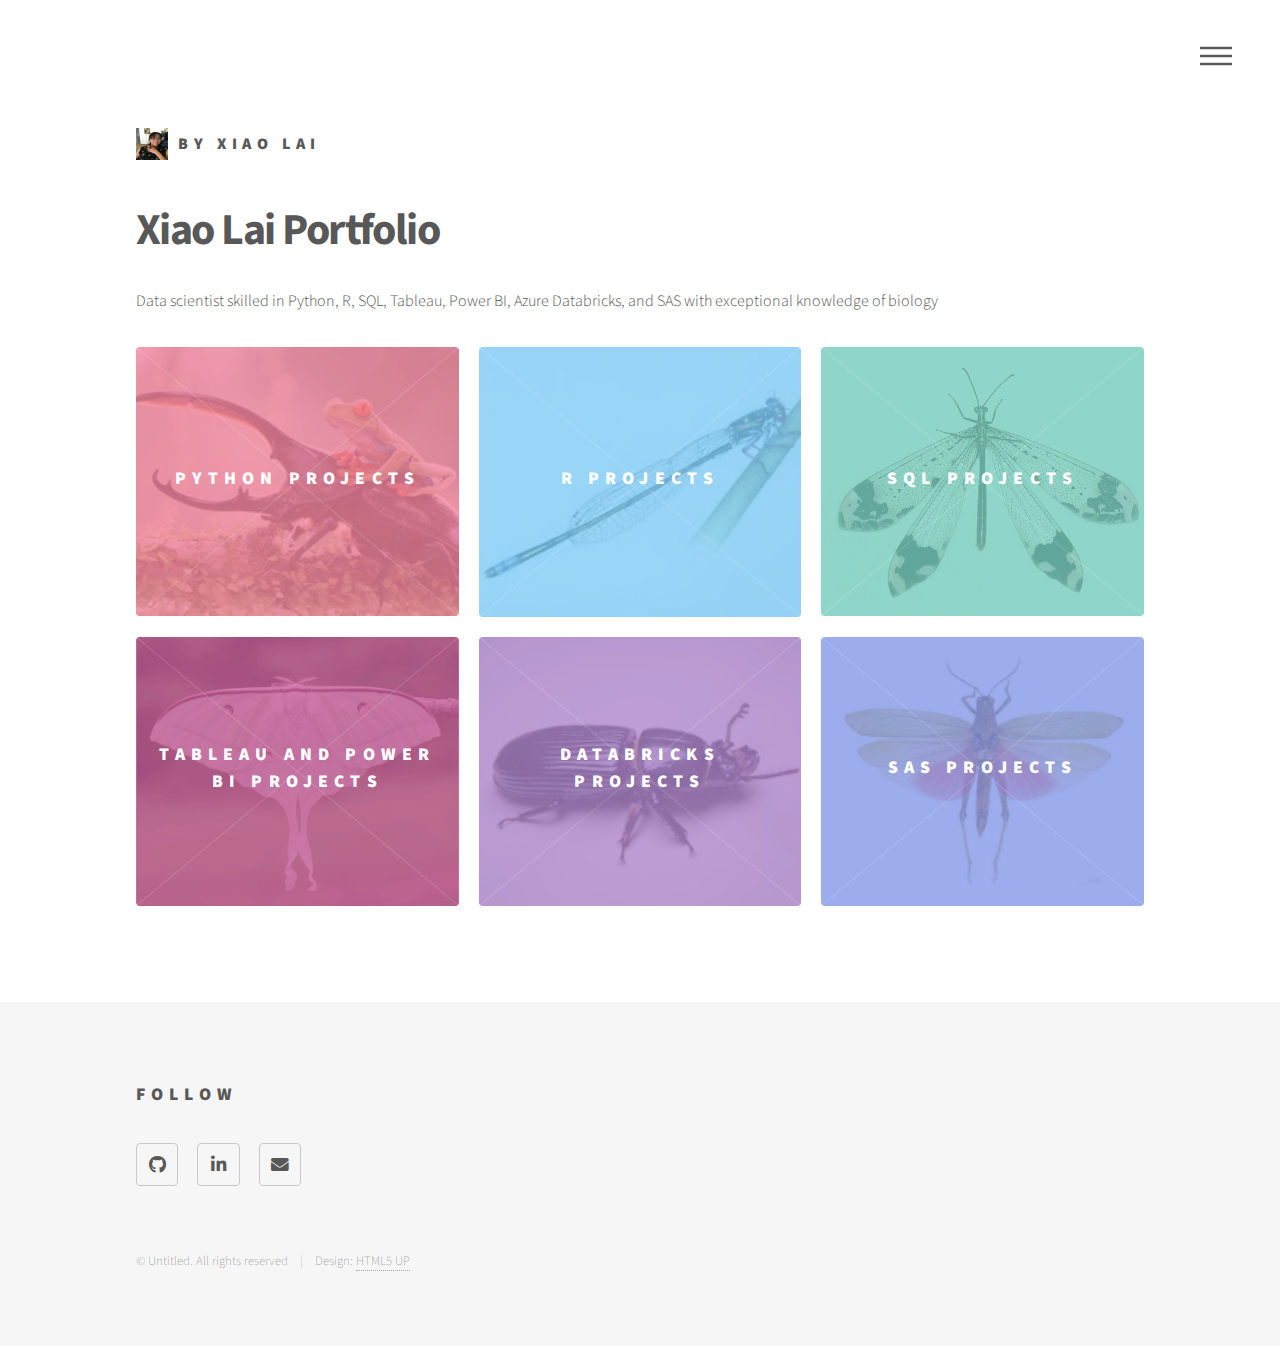
<file: index.html>
<!DOCTYPE HTML>
<!--
	Phantom by HTML5 UP
	html5up.net | @ajlkn
	Free for personal and commercial use under the CCA 3.0 license (html5up.net/license)
-->
<html>
	<head>
		<title>Xiao Lai Portfolio</title>
		<meta charset="utf-8" />
		<meta name="viewport" content="width=device-width, initial-scale=1, user-scalable=no" />
		<link rel="stylesheet" href="assets/css/main.css" />
		<noscript><link rel="stylesheet" href="assets/css/noscript.css" /></noscript>
	</head>
	<body class="is-preload">
		<!-- Wrapper -->
			<div id="wrapper">

				<!-- Header -->
					<header id="header">
						<div class="inner">

							<!-- Logo -->
								<a href="index.html" class="logo">
									<span class="symbol"><img src="images/me.jpeg" alt="" /></span><span class="title">By Xiao Lai</span>
								</a>

							<!-- Nav -->
								<nav>
									<ul>
										<li><a href="#menu">Menu</a></li>
									</ul>
								</nav>

						</div>
					</header>

				<!-- Menu -->
					<nav id="menu">
						<h2>Menu</h2>
						<ul>
							<li><a href="index.html">Home</a></li>
							<li><a href="Python.html">Python Projects</a></li>
							<li><a href="R.html">R Projects</a></li>
							<li><a href="SQL.html">SQL Projects</a></li>
							<li><a href="TableauPowerBI.html">Tableau and Power BI Projects</a></li>
							<li><a href="Databricks.html">Databricks Projects</a></li>
							<li><a href="SAS.html">SAS Projects</a></li>
						</ul>
					</nav>

				<!-- Main -->
					<div id="main">
						<div class="inner">
							<header>
								<h1>Xiao Lai Portfolio</a></h1>
								<p>Data scientist skilled in Python, R, SQL, Tableau, Power BI, Azure Databricks, and SAS with exceptional knowledge of biology</p>
							</header>
							<section class="tiles">
								<article class="style1">
									<span class="image">
										<img src="images/beetle2.jpg" alt="" />
									</span>
									<a href="Python.html">
										<h2>Python Projects</h2>
										<div class="content">
											<p></p>
										</div>
									</a>
								</article>
								<article class="style2">
									<span class="image">
										<img src="images/damselfly.jpg" alt="" />
									</span>
									<a href="R.html">
										<h2>R Projects</h2>
										<div class="content">
											<p></p>
										</div>
									</a>
								</article>
								<article class="style3">
									<span class="image">
										<img src="images/neuroptera.jpeg" alt="" />
									</span>
									<a href="SQL.html">
										<h2>SQL Projects</h2>
										<div class="content">
											<p></p>
										</div>
									</a>
								</article>
								<article class="style4">
									<span class="image">
										<img src="images/lunamoth.jpg" alt="" />
									</span>
									<a href="TableauPowerBI.html">
										<h2>Tableau and Power BI Projects</h2>
										<div class="content">
											<p></p>
										</div>
									</a>
								</article>
								<article class="style5">
									<span class="image">
										<img src="images/beetle1.jpg" alt="" />
									</span>
									<a href="Databricks.html">
										<h2>Databricks Projects</h2>
										<div class="content">
											<p></p>
										</div>
									</a>
								</article>
								<article class="style6">
									<span class="image">
										<img src="images/grasshopper.jpg" alt="" />
									</span>
									<a href="SAS.html">
										<h2>SAS Projects</h2>
										<div class="content">
											<p></p>
										</div>
									</a>
								</article>
					
							</section>
						</div>
					</div>

				<!-- Footer -->
					<footer id="footer">
						<div class="inner">
							<section>
								<h2>Follow</h2>
								<ul class="icons">
									<li><a href="https://github.com/xiaolai1016" class="icon brands style2 fa-github"><span class="label">GitHub</span></a></li>
									<li><a href="https://www.linkedin.com/in/xiaolai-datascience/" class="icon brands style2 fa-linkedin-in"><span class="label">LinkedIn</span></a></li>
									<li><a href="mailto:xiao.lai@outlook.com" class="icon solid style2 fa-envelope"><span class="label">Email</span></a></li>
								</ul>
							</section>
							<ul class="copyright">
								<li>&copy; Untitled. All rights reserved</li><li>Design: <a href="http://html5up.net">HTML5 UP</a></li>
							</ul>
						</div>
					</footer>

			</div>

		<!-- Scripts -->
			<script src="assets/js/jquery.min.js"></script>
			<script src="assets/js/browser.min.js"></script>
			<script src="assets/js/breakpoints.min.js"></script>
			<script src="assets/js/util.js"></script>
			<script src="assets/js/main.js"></script>

	</body>
</html>
</file>
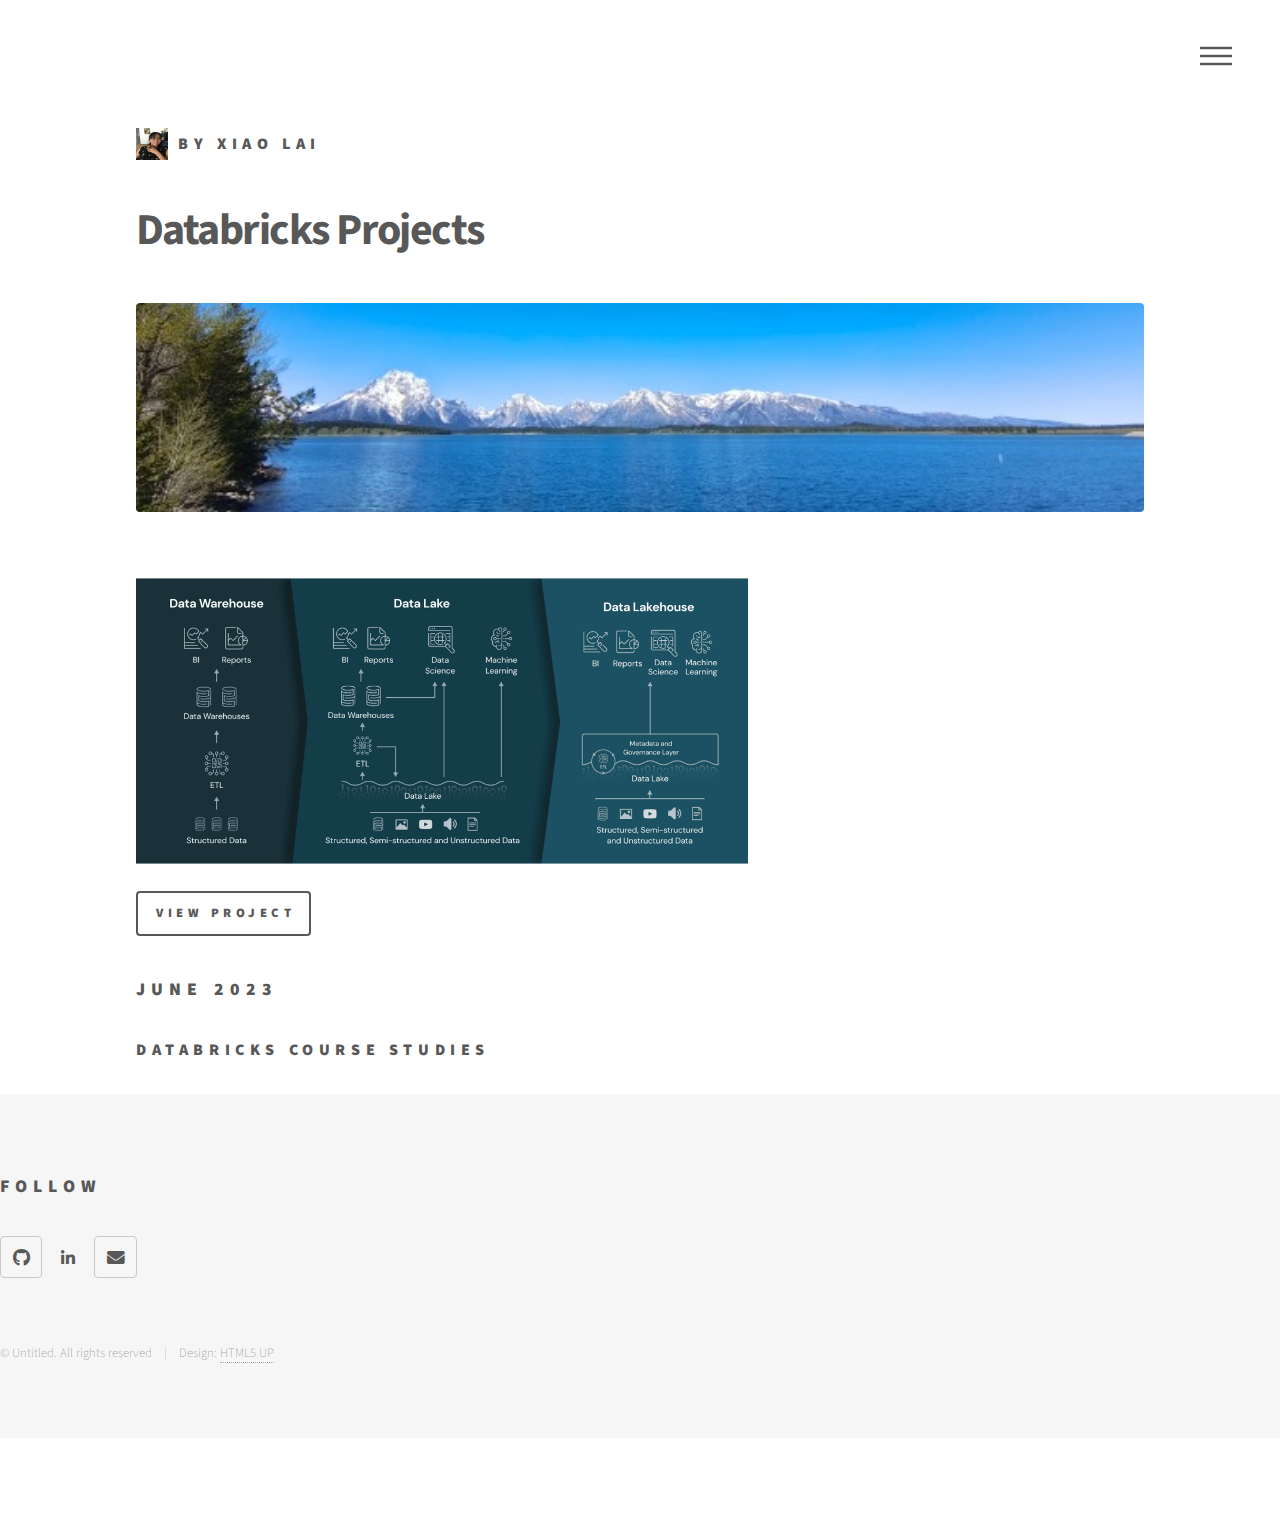
<file: Databricks.html>
<!DOCTYPE HTML>
<!--
	Phantom by HTML5 UP
	html5up.net | @ajlkn
	Free for personal and commercial use under the CCA 3.0 license (html5up.net/license)
-->
<html>
	<head>
		<title>Databricks</title>
		<meta charset="utf-8" />
		<meta name="viewport" content="width=device-width, initial-scale=1, user-scalable=no" />
		<link rel="stylesheet" href="assets/css/main.css" />
		<noscript><link rel="stylesheet" href="assets/css/noscript.css" /></noscript>
	</head>
	<body class="is-preload">
		<!-- Wrapper -->
			<div id="wrapper">

				<!-- Header -->
					<header id="header">
						<div class="inner">

							<!-- Logo -->
								<a href="index.html" class="logo">
									<span class="symbol"><img src="images/me.jpeg" alt="" /></span><span class="title">By Xiao Lai</span>
								</a>

							<!-- Nav -->
								<nav>
									<ul>
										<li><a href="#menu">Menu</a></li>
									</ul>
								</nav>

						</div>
					</header>

				<!-- Menu -->
					<nav id="menu">
						<h2>Menu</h2>
						<ul>
							<li><a href="index.html">Home</a></li>
							<li><a href="Python.html">Python Projects</a></li>
							<li><a href="R.html">R Projects</a></li>
							<li><a href="SQL.html">SQL Projects</a></li>
							<li><a href="TableauPowerBI.html">Tableau and Power BI Projects</a></li>
							<li><a href="Databricks.html">Databricks Projects</a></li>
							<li><a href="SAS.html">SAS Projects</a></li>
						</ul>
					</nav>

				<!-- Main -->
					<div id="main">
						<div class="inner">
							<h1>Databricks Projects</h1>
							<span class="image main"><img src="images/lake.jpg" alt="" /></span>
							
						<!-- Two -->
							<section id="two" class="spotlights">
								<section>
									<a href="https://github.com/xiaolai1016/DataBricksCourse" class="image">
										<img src="images/databricks.png" alt="" />
									</a>
									<ul class="actions">
										<li><a href="https://github.com/xiaolai1016/DataBricksCourse" class="button">View Project</a></li>
									</ul>
									<div class="content">
										<div class="inner">
											<header class="major">
												<h2>June 2023</h2>
											</header>
											<h3>DataBricks Course Studies</h3>
											<p></p>
										</div>
									</div>
								</section>
					
							</section>

					</div>
				<!-- Footer -->
					<footer id="footer">
						<div class="inner">
							<section>
								<h2>Follow</h2>
								<ul class="icons">
									<li><a href="https://github.com/xiaolai1016" class="icon brands style2 fa-github"><span class="label">GitHub</span></a></li>
									<li><a href="https://www.linkedin.com/in/xiaolai-datascience/" class="icon brands alt fa-linkedin-in"><span class="label">LinkedIn</span></a></li>
									<li><a href="mailto:xiao.lai@outlook.com" class="icon solid style2 fa-envelope"><span class="label">Email</span></a></li>
								</ul>
							</section>
							<ul class="copyright">
								<li>&copy; Untitled. All rights reserved</li><li>Design: <a href="http://html5up.net">HTML5 UP</a></li>
							</ul>
						</div>
					</footer>

			</div>

		<!-- Scripts -->
			<script src="assets/js/jquery.min.js"></script>
			<script src="assets/js/browser.min.js"></script>
			<script src="assets/js/breakpoints.min.js"></script>
			<script src="assets/js/util.js"></script>
			<script src="assets/js/main.js"></script>
</file>
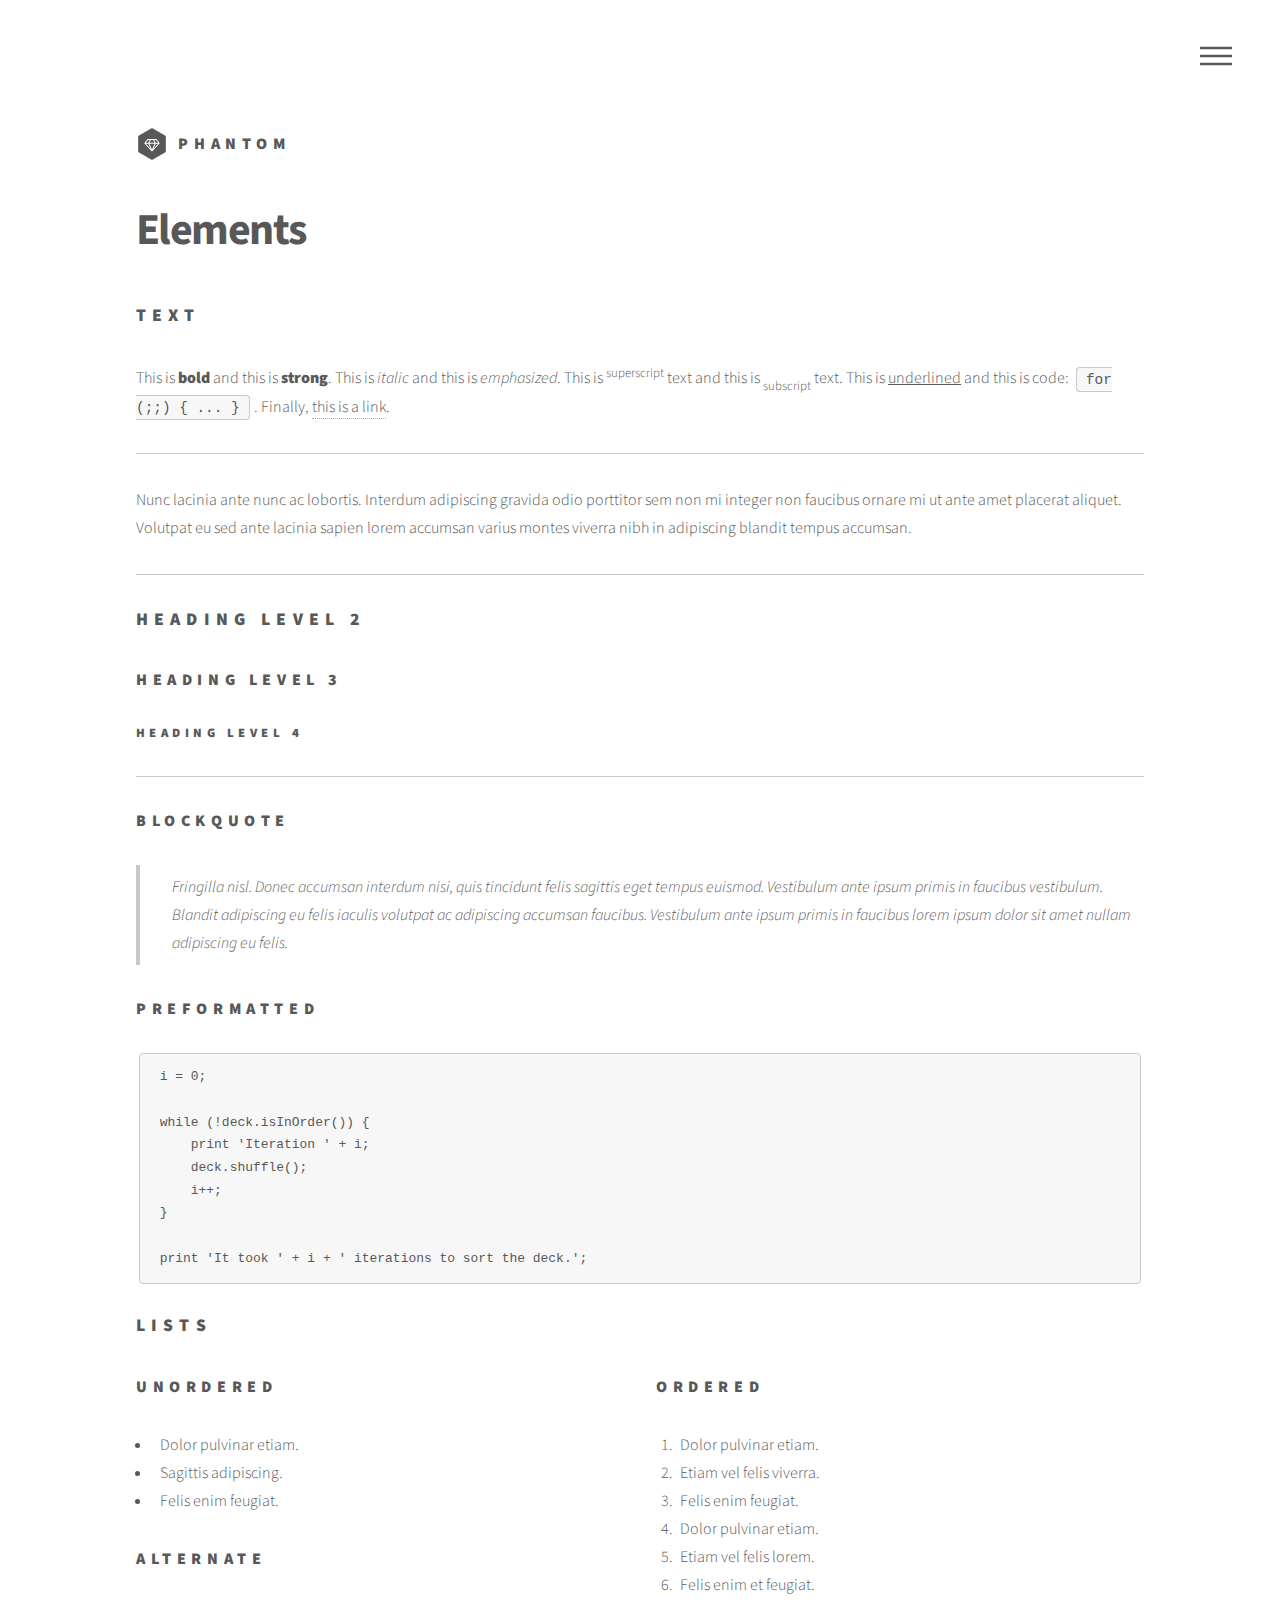
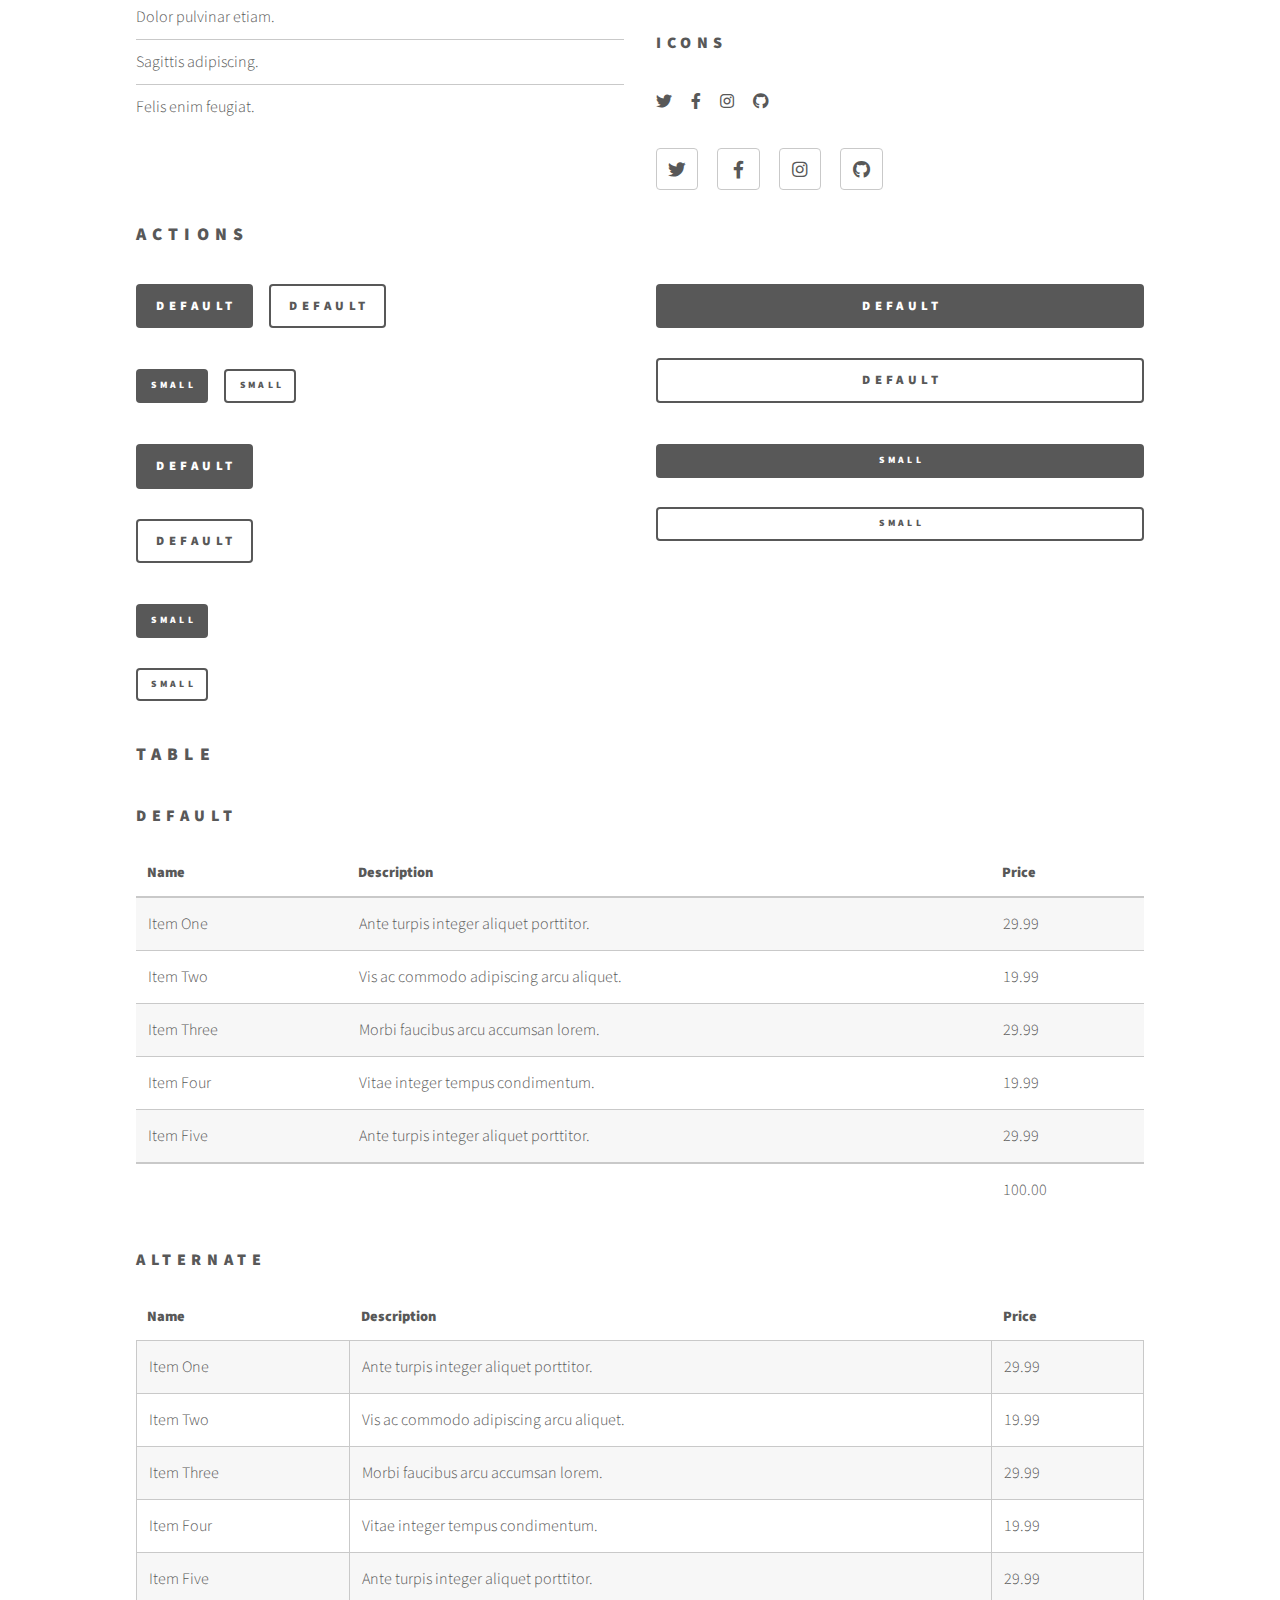
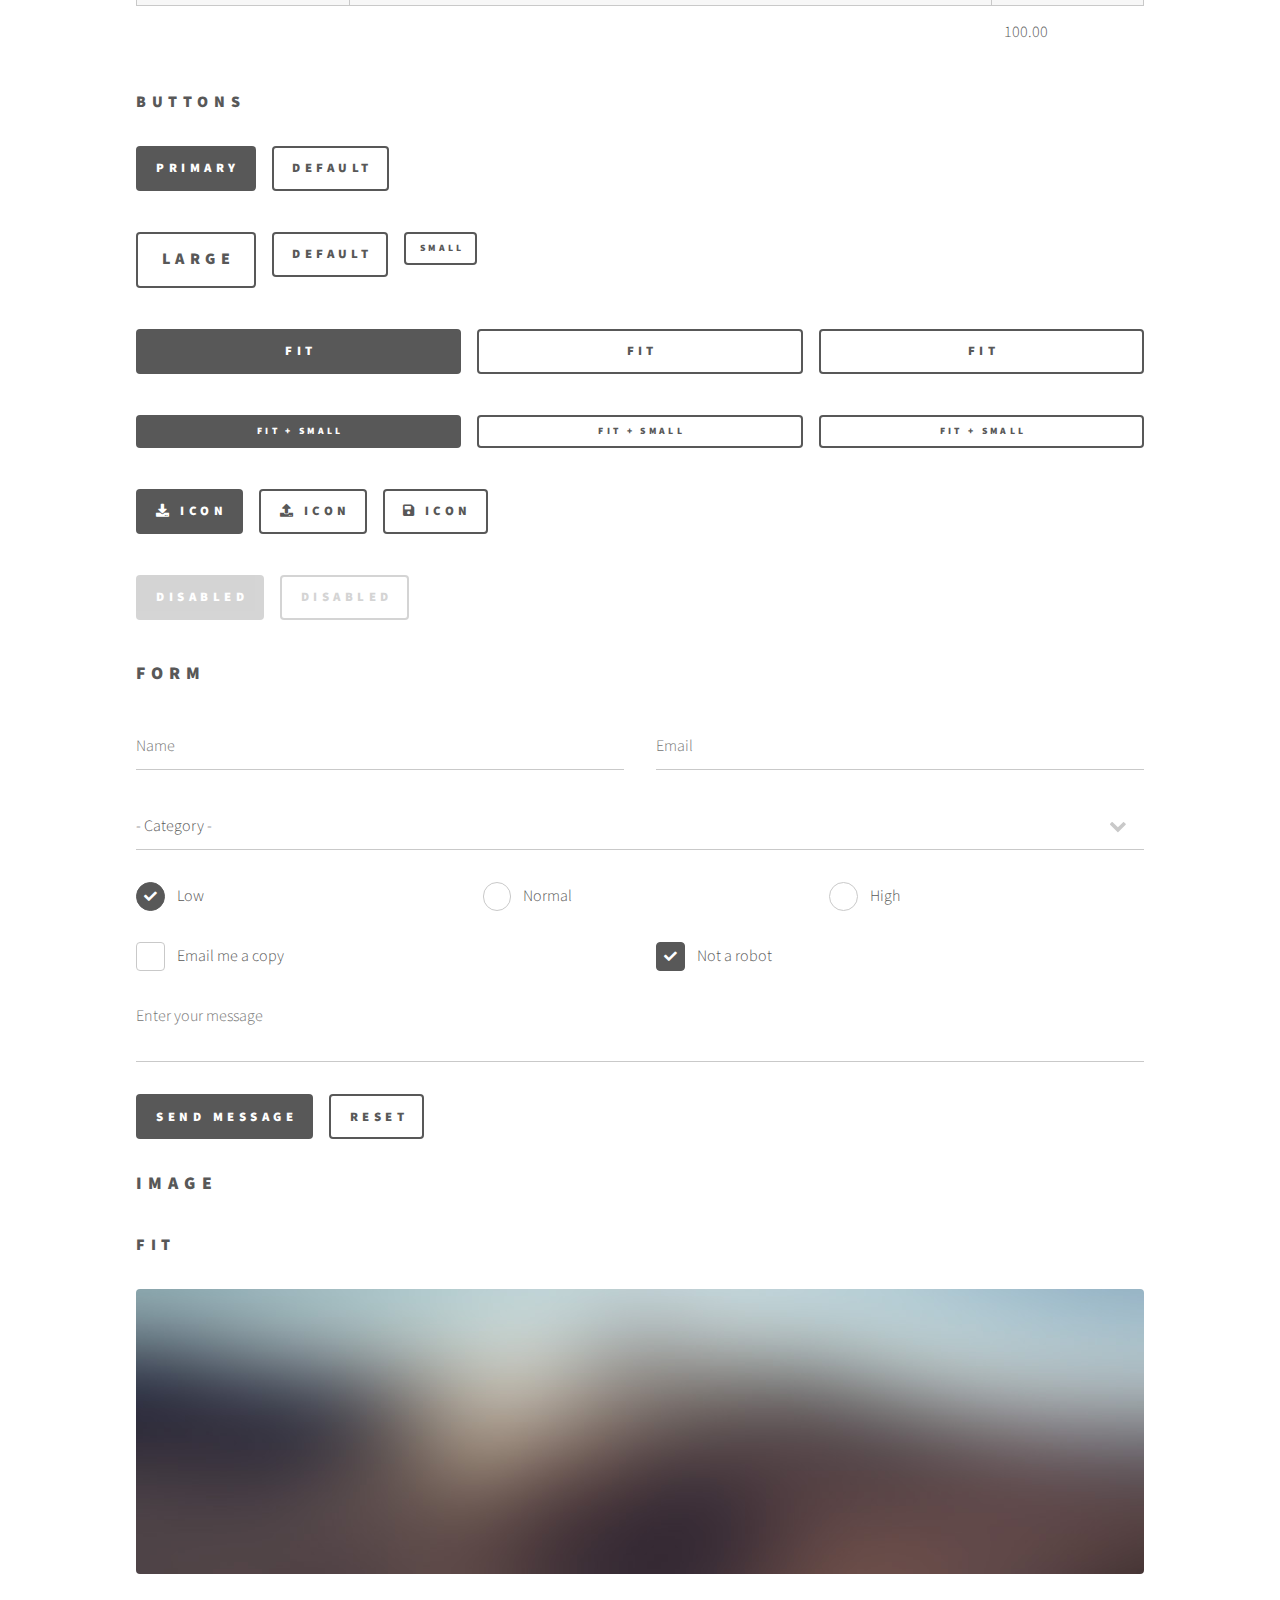
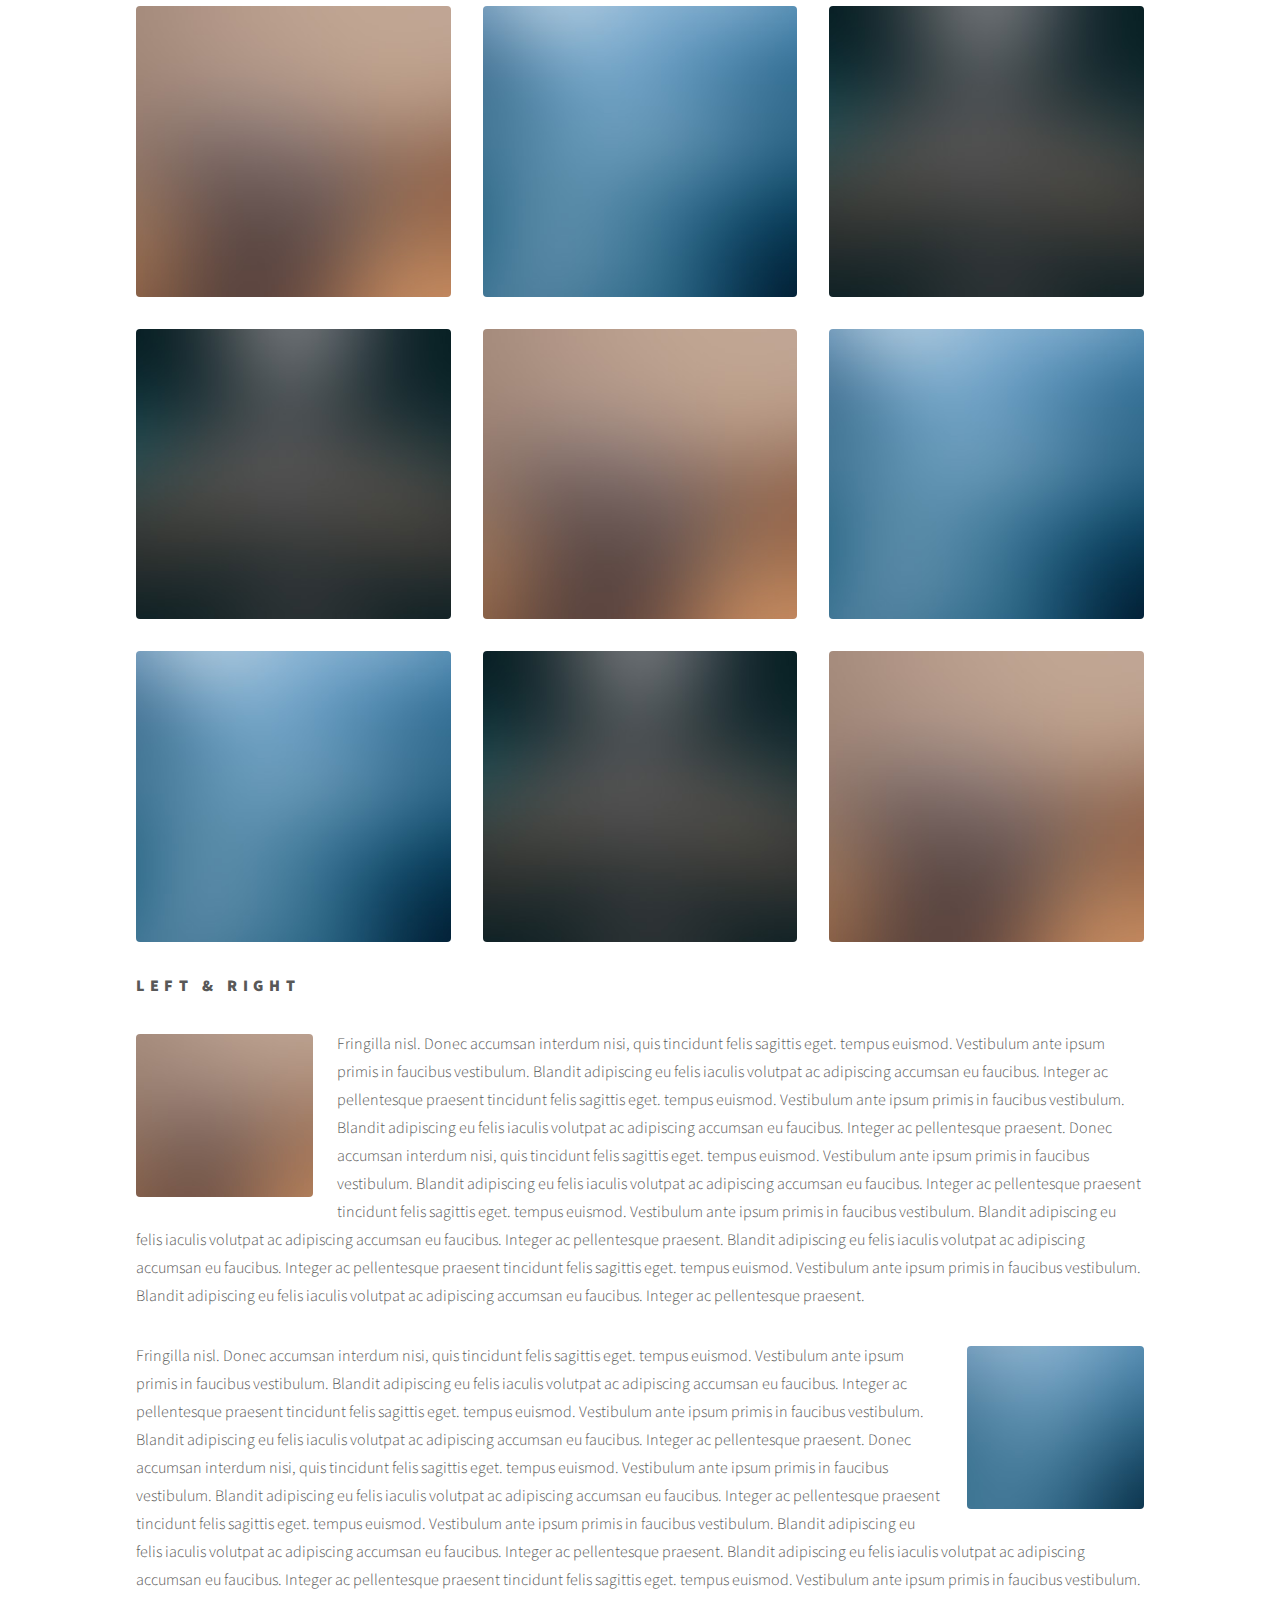
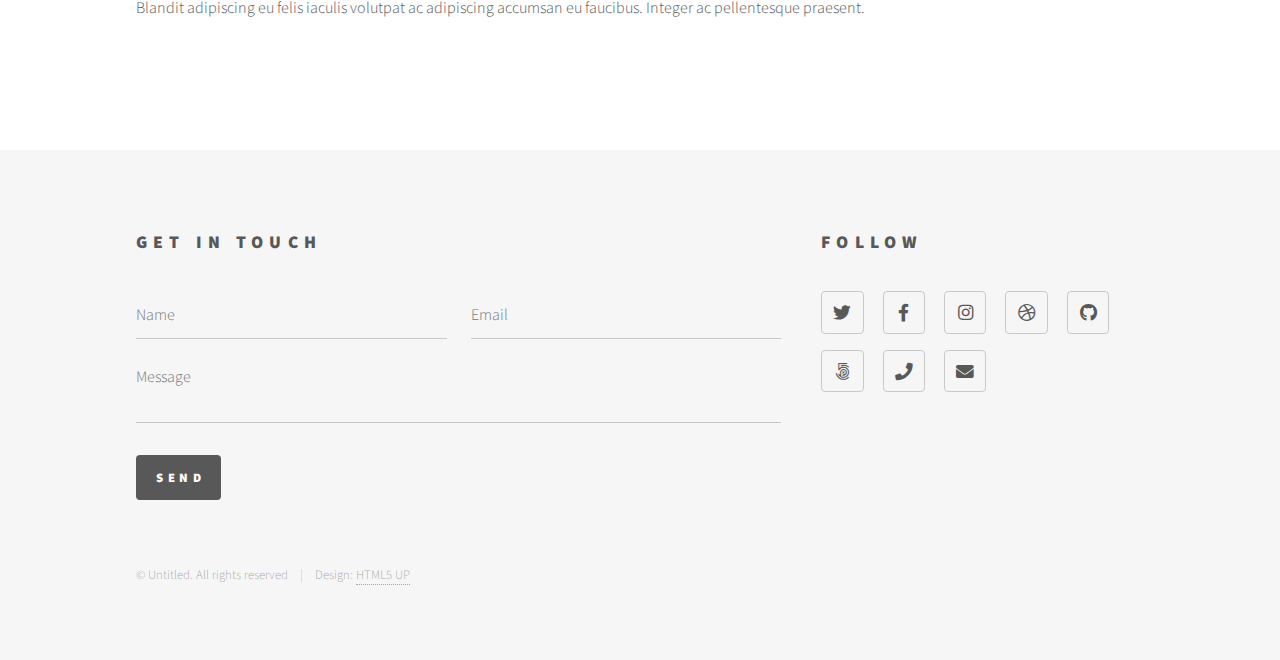
<file: elements.html>
<!DOCTYPE HTML>
<!--
	Phantom by HTML5 UP
	html5up.net | @ajlkn
	Free for personal and commercial use under the CCA 3.0 license (html5up.net/license)
-->
<html>
	<head>
		<title>Elements - Phantom by HTML5 UP</title>
		<meta charset="utf-8" />
		<meta name="viewport" content="width=device-width, initial-scale=1, user-scalable=no" />
		<link rel="stylesheet" href="assets/css/main.css" />
		<noscript><link rel="stylesheet" href="assets/css/noscript.css" /></noscript>
	</head>
	<body class="is-preload">
		<!-- Wrapper -->
			<div id="wrapper">

				<!-- Header -->
					<header id="header">
						<div class="inner">

							<!-- Logo -->
								<a href="index.html" class="logo">
									<span class="symbol"><img src="images/logo.svg" alt="" /></span><span class="title">Phantom</span>
								</a>

							<!-- Nav -->
								<nav>
									<ul>
										<li><a href="#menu">Menu</a></li>
									</ul>
								</nav>

						</div>
					</header>

				<!-- Menu -->
					<nav id="menu">
						<h2>Menu</h2>
						<ul>
							<li><a href="index.html">Home</a></li>
							<li><a href="generic.html">Ipsum veroeros</a></li>
							<li><a href="generic.html">Tempus etiam</a></li>
							<li><a href="generic.html">Consequat dolor</a></li>
							<li><a href="elements.html">Elements</a></li>
						</ul>
					</nav>

				<!-- Main -->
					<div id="main">
						<div class="inner">
							<h1>Elements</h1>

							<!-- Text -->
								<section>
									<h2>Text</h2>
									<p>This is <b>bold</b> and this is <strong>strong</strong>. This is <i>italic</i> and this is <em>emphasized</em>.
									This is <sup>superscript</sup> text and this is <sub>subscript</sub> text.
									This is <u>underlined</u> and this is code: <code>for (;;) { ... }</code>. Finally, <a href="#">this is a link</a>.</p>
									<hr />
									<p>Nunc lacinia ante nunc ac lobortis. Interdum adipiscing gravida odio porttitor sem non mi integer non faucibus ornare mi ut ante amet placerat aliquet. Volutpat eu sed ante lacinia sapien lorem accumsan varius montes viverra nibh in adipiscing blandit tempus accumsan.</p>
									<hr />
									<h2>Heading Level 2</h2>
									<h3>Heading Level 3</h3>
									<h4>Heading Level 4</h4>
									<hr />
									<h3>Blockquote</h3>
									<blockquote>Fringilla nisl. Donec accumsan interdum nisi, quis tincidunt felis sagittis eget tempus euismod. Vestibulum ante ipsum primis in faucibus vestibulum. Blandit adipiscing eu felis iaculis volutpat ac adipiscing accumsan faucibus. Vestibulum ante ipsum primis in faucibus lorem ipsum dolor sit amet nullam adipiscing eu felis.</blockquote>
									<h3>Preformatted</h3>
									<pre><code>i = 0;

while (!deck.isInOrder()) {
    print 'Iteration ' + i;
    deck.shuffle();
    i++;
}

print 'It took ' + i + ' iterations to sort the deck.';</code></pre>
								</section>

							<!-- Lists -->
								<section>
									<h2>Lists</h2>
									<div class="row">
										<div class="col-6 col-12-medium">
											<h3>Unordered</h3>
											<ul>
												<li>Dolor pulvinar etiam.</li>
												<li>Sagittis adipiscing.</li>
												<li>Felis enim feugiat.</li>
											</ul>
											<h3>Alternate</h3>
											<ul class="alt">
												<li>Dolor pulvinar etiam.</li>
												<li>Sagittis adipiscing.</li>
												<li>Felis enim feugiat.</li>
											</ul>
										</div>
										<div class="col-6 col-12-medium">
											<h3>Ordered</h3>
											<ol>
												<li>Dolor pulvinar etiam.</li>
												<li>Etiam vel felis viverra.</li>
												<li>Felis enim feugiat.</li>
												<li>Dolor pulvinar etiam.</li>
												<li>Etiam vel felis lorem.</li>
												<li>Felis enim et feugiat.</li>
											</ol>
											<h3>Icons</h3>
											<ul class="icons">
												<li><a href="#" class="icon brands style1 fa-twitter"><span class="label">Twitter</span></a></li>
												<li><a href="#" class="icon brands style1 fa-facebook-f"><span class="label">Facebook</span></a></li>
												<li><a href="#" class="icon brands style1 fa-instagram"><span class="label">Instagram</span></a></li>
												<li><a href="#" class="icon brands style1 fa-github"><span class="label">Github</span></a></li>
											</ul>
											<ul class="icons">
												<li><a href="#" class="icon brands style2 fa-twitter"><span class="label">Twitter</span></a></li>
												<li><a href="#" class="icon brands style2 fa-facebook-f"><span class="label">Facebook</span></a></li>
												<li><a href="#" class="icon brands style2 fa-instagram"><span class="label">Instagram</span></a></li>
												<li><a href="#" class="icon brands style2 fa-github"><span class="label">Github</span></a></li>
											</ul>
										</div>
									</div>
									<h2>Actions</h2>
									<div class="row">
										<div class="col-6 col-12-medium">
											<ul class="actions">
												<li><a href="#" class="button primary">Default</a></li>
												<li><a href="#" class="button">Default</a></li>
											</ul>
											<ul class="actions small">
												<li><a href="#" class="button primary small">Small</a></li>
												<li><a href="#" class="button small">Small</a></li>
											</ul>
											<ul class="actions stacked">
												<li><a href="#" class="button primary">Default</a></li>
												<li><a href="#" class="button">Default</a></li>
											</ul>
											<ul class="actions stacked">
												<li><a href="#" class="button primary small">Small</a></li>
												<li><a href="#" class="button small">Small</a></li>
											</ul>
										</div>
										<div class="col-6 col-12-medium">
											<ul class="actions stacked">
												<li><a href="#" class="button primary fit">Default</a></li>
												<li><a href="#" class="button fit">Default</a></li>
											</ul>
											<ul class="actions stacked">
												<li><a href="#" class="button primary small fit">Small</a></li>
												<li><a href="#" class="button small fit">Small</a></li>
											</ul>
										</div>
									</div>
								</section>

							<!-- Table -->
								<section>
									<h2>Table</h2>
									<h3>Default</h3>
									<div class="table-wrapper">
										<table>
											<thead>
												<tr>
													<th>Name</th>
													<th>Description</th>
													<th>Price</th>
												</tr>
											</thead>
											<tbody>
												<tr>
													<td>Item One</td>
													<td>Ante turpis integer aliquet porttitor.</td>
													<td>29.99</td>
												</tr>
												<tr>
													<td>Item Two</td>
													<td>Vis ac commodo adipiscing arcu aliquet.</td>
													<td>19.99</td>
												</tr>
												<tr>
													<td>Item Three</td>
													<td> Morbi faucibus arcu accumsan lorem.</td>
													<td>29.99</td>
												</tr>
												<tr>
													<td>Item Four</td>
													<td>Vitae integer tempus condimentum.</td>
													<td>19.99</td>
												</tr>
												<tr>
													<td>Item Five</td>
													<td>Ante turpis integer aliquet porttitor.</td>
													<td>29.99</td>
												</tr>
											</tbody>
											<tfoot>
												<tr>
													<td colspan="2"></td>
													<td>100.00</td>
												</tr>
											</tfoot>
										</table>
									</div>

									<h3>Alternate</h3>
									<div class="table-wrapper">
										<table class="alt">
											<thead>
												<tr>
													<th>Name</th>
													<th>Description</th>
													<th>Price</th>
												</tr>
											</thead>
											<tbody>
												<tr>
													<td>Item One</td>
													<td>Ante turpis integer aliquet porttitor.</td>
													<td>29.99</td>
												</tr>
												<tr>
													<td>Item Two</td>
													<td>Vis ac commodo adipiscing arcu aliquet.</td>
													<td>19.99</td>
												</tr>
												<tr>
													<td>Item Three</td>
													<td> Morbi faucibus arcu accumsan lorem.</td>
													<td>29.99</td>
												</tr>
												<tr>
													<td>Item Four</td>
													<td>Vitae integer tempus condimentum.</td>
													<td>19.99</td>
												</tr>
												<tr>
													<td>Item Five</td>
													<td>Ante turpis integer aliquet porttitor.</td>
													<td>29.99</td>
												</tr>
											</tbody>
											<tfoot>
												<tr>
													<td colspan="2"></td>
													<td>100.00</td>
												</tr>
											</tfoot>
										</table>
									</div>
								</section>

							<!-- Buttons -->
								<section>
									<h3>Buttons</h3>
									<ul class="actions">
										<li><a href="#" class="button primary">Primary</a></li>
										<li><a href="#" class="button">Default</a></li>
									</ul>
									<ul class="actions">
										<li><a href="#" class="button large">Large</a></li>
										<li><a href="#" class="button">Default</a></li>
										<li><a href="#" class="button small">Small</a></li>
									</ul>
									<ul class="actions fit">
										<li><a href="#" class="button primary fit">Fit</a></li>
										<li><a href="#" class="button fit">Fit</a></li>
										<li><a href="#" class="button fit">Fit</a></li>
									</ul>
									<ul class="actions fit small">
										<li><a href="#" class="button primary fit small">Fit + Small</a></li>
										<li><a href="#" class="button fit small">Fit + Small</a></li>
										<li><a href="#" class="button fit small">Fit + Small</a></li>
									</ul>
									<ul class="actions">
										<li><a href="#" class="button primary icon solid fa-download">Icon</a></li>
										<li><a href="#" class="button icon solid fa-upload">Icon</a></li>
										<li><a href="#" class="button icon solid fa-save">Icon</a></li>
									</ul>
									<ul class="actions">
										<li><span class="button primary disabled">Disabled</span></li>
										<li><span class="button disabled">Disabled</span></li>
									</ul>
								</section>

							<!-- Form -->
								<section>
									<h2>Form</h2>
									<form method="post" action="#">
										<div class="row gtr-uniform">
											<div class="col-6 col-12-xsmall">
												<input type="text" name="demo-name" id="demo-name" value="" placeholder="Name" />
											</div>
											<div class="col-6 col-12-xsmall">
												<input type="email" name="demo-email" id="demo-email" value="" placeholder="Email" />
											</div>
											<div class="col-12">
												<select name="demo-category" id="demo-category">
													<option value="">- Category -</option>
													<option value="1">Manufacturing</option>
													<option value="1">Shipping</option>
													<option value="1">Administration</option>
													<option value="1">Human Resources</option>
												</select>
											</div>
											<div class="col-4 col-12-small">
												<input type="radio" id="demo-priority-low" name="demo-priority" checked>
												<label for="demo-priority-low">Low</label>
											</div>
											<div class="col-4 col-12-small">
												<input type="radio" id="demo-priority-normal" name="demo-priority">
												<label for="demo-priority-normal">Normal</label>
											</div>
											<div class="col-4 col-12-small">
												<input type="radio" id="demo-priority-high" name="demo-priority">
												<label for="demo-priority-high">High</label>
											</div>
											<div class="col-6 col-12-small">
												<input type="checkbox" id="demo-copy" name="demo-copy">
												<label for="demo-copy">Email me a copy</label>
											</div>
											<div class="col-6 col-12-small">
												<input type="checkbox" id="demo-human" name="demo-human" checked>
												<label for="demo-human">Not a robot</label>
											</div>
											<div class="col-12">
												<textarea name="demo-message" id="demo-message" placeholder="Enter your message" rows="6"></textarea>
											</div>
											<div class="col-12">
												<ul class="actions">
													<li><input type="submit" value="Send Message" class="primary" /></li>
													<li><input type="reset" value="Reset" /></li>
												</ul>
											</div>
										</div>
									</form>
								</section>

							<!-- Image -->
								<section>
									<h2>Image</h2>
									<h3>Fit</h3>
									<div class="box alt">
										<div class="row gtr-uniform">
											<div class="col-12"><span class="image fit"><img src="images/pic13.jpg" alt="" /></span></div>
											<div class="col-4"><span class="image fit"><img src="images/pic01.jpg" alt="" /></span></div>
											<div class="col-4"><span class="image fit"><img src="images/pic02.jpg" alt="" /></span></div>
											<div class="col-4"><span class="image fit"><img src="images/pic03.jpg" alt="" /></span></div>
											<div class="col-4"><span class="image fit"><img src="images/pic03.jpg" alt="" /></span></div>
											<div class="col-4"><span class="image fit"><img src="images/pic01.jpg" alt="" /></span></div>
											<div class="col-4"><span class="image fit"><img src="images/pic02.jpg" alt="" /></span></div>
											<div class="col-4"><span class="image fit"><img src="images/pic02.jpg" alt="" /></span></div>
											<div class="col-4"><span class="image fit"><img src="images/pic03.jpg" alt="" /></span></div>
											<div class="col-4"><span class="image fit"><img src="images/pic01.jpg" alt="" /></span></div>
										</div>
									</div>
									<h3>Left &amp; Right</h3>
									<p><span class="image left"><img src="images/pic14.jpg" alt="" /></span>Fringilla nisl. Donec accumsan interdum nisi, quis tincidunt felis sagittis eget. tempus euismod. Vestibulum ante ipsum primis in faucibus vestibulum. Blandit adipiscing eu felis iaculis volutpat ac adipiscing accumsan eu faucibus. Integer ac pellentesque praesent tincidunt felis sagittis eget. tempus euismod. Vestibulum ante ipsum primis in faucibus vestibulum. Blandit adipiscing eu felis iaculis volutpat ac adipiscing accumsan eu faucibus. Integer ac pellentesque praesent. Donec accumsan interdum nisi, quis tincidunt felis sagittis eget. tempus euismod. Vestibulum ante ipsum primis in faucibus vestibulum. Blandit adipiscing eu felis iaculis volutpat ac adipiscing accumsan eu faucibus. Integer ac pellentesque praesent tincidunt felis sagittis eget. tempus euismod. Vestibulum ante ipsum primis in faucibus vestibulum. Blandit adipiscing eu felis iaculis volutpat ac adipiscing accumsan eu faucibus. Integer ac pellentesque praesent. Blandit adipiscing eu felis iaculis volutpat ac adipiscing accumsan eu faucibus. Integer ac pellentesque praesent tincidunt felis sagittis eget. tempus euismod. Vestibulum ante ipsum primis in faucibus vestibulum. Blandit adipiscing eu felis iaculis volutpat ac adipiscing accumsan eu faucibus. Integer ac pellentesque praesent.</p>
									<p><span class="image right"><img src="images/pic15.jpg" alt="" /></span>Fringilla nisl. Donec accumsan interdum nisi, quis tincidunt felis sagittis eget. tempus euismod. Vestibulum ante ipsum primis in faucibus vestibulum. Blandit adipiscing eu felis iaculis volutpat ac adipiscing accumsan eu faucibus. Integer ac pellentesque praesent tincidunt felis sagittis eget. tempus euismod. Vestibulum ante ipsum primis in faucibus vestibulum. Blandit adipiscing eu felis iaculis volutpat ac adipiscing accumsan eu faucibus. Integer ac pellentesque praesent. Donec accumsan interdum nisi, quis tincidunt felis sagittis eget. tempus euismod. Vestibulum ante ipsum primis in faucibus vestibulum. Blandit adipiscing eu felis iaculis volutpat ac adipiscing accumsan eu faucibus. Integer ac pellentesque praesent tincidunt felis sagittis eget. tempus euismod. Vestibulum ante ipsum primis in faucibus vestibulum. Blandit adipiscing eu felis iaculis volutpat ac adipiscing accumsan eu faucibus. Integer ac pellentesque praesent. Blandit adipiscing eu felis iaculis volutpat ac adipiscing accumsan eu faucibus. Integer ac pellentesque praesent tincidunt felis sagittis eget. tempus euismod. Vestibulum ante ipsum primis in faucibus vestibulum. Blandit adipiscing eu felis iaculis volutpat ac adipiscing accumsan eu faucibus. Integer ac pellentesque praesent.</p>
								</section>

						</div>
					</div>

				<!-- Footer -->
					<footer id="footer">
						<div class="inner">
							<section>
								<h2>Get in touch</h2>
								<form method="post" action="#">
									<div class="fields">
										<div class="field half">
											<input type="text" name="name" id="name" placeholder="Name" />
										</div>
										<div class="field half">
											<input type="email" name="email" id="email" placeholder="Email" />
										</div>
										<div class="field">
											<textarea name="message" id="message" placeholder="Message"></textarea>
										</div>
									</div>
									<ul class="actions">
										<li><input type="submit" value="Send" class="primary" /></li>
									</ul>
								</form>
							</section>
							<section>
								<h2>Follow</h2>
								<ul class="icons">
									<li><a href="#" class="icon brands style2 fa-twitter"><span class="label">Twitter</span></a></li>
									<li><a href="#" class="icon brands style2 fa-facebook-f"><span class="label">Facebook</span></a></li>
									<li><a href="#" class="icon brands style2 fa-instagram"><span class="label">Instagram</span></a></li>
									<li><a href="#" class="icon brands style2 fa-dribbble"><span class="label">Dribbble</span></a></li>
									<li><a href="#" class="icon brands style2 fa-github"><span class="label">GitHub</span></a></li>
									<li><a href="#" class="icon brands style2 fa-500px"><span class="label">500px</span></a></li>
									<li><a href="#" class="icon solid style2 fa-phone"><span class="label">Phone</span></a></li>
									<li><a href="#" class="icon solid style2 fa-envelope"><span class="label">Email</span></a></li>
								</ul>
							</section>
							<ul class="copyright">
								<li>&copy; Untitled. All rights reserved</li><li>Design: <a href="http://html5up.net">HTML5 UP</a></li>
							</ul>
						</div>
					</footer>

			</div>

		<!-- Scripts -->
			<script src="assets/js/jquery.min.js"></script>
			<script src="assets/js/browser.min.js"></script>
			<script src="assets/js/breakpoints.min.js"></script>
			<script src="assets/js/util.js"></script>
			<script src="assets/js/main.js"></script>

	</body>
</html>
</file>
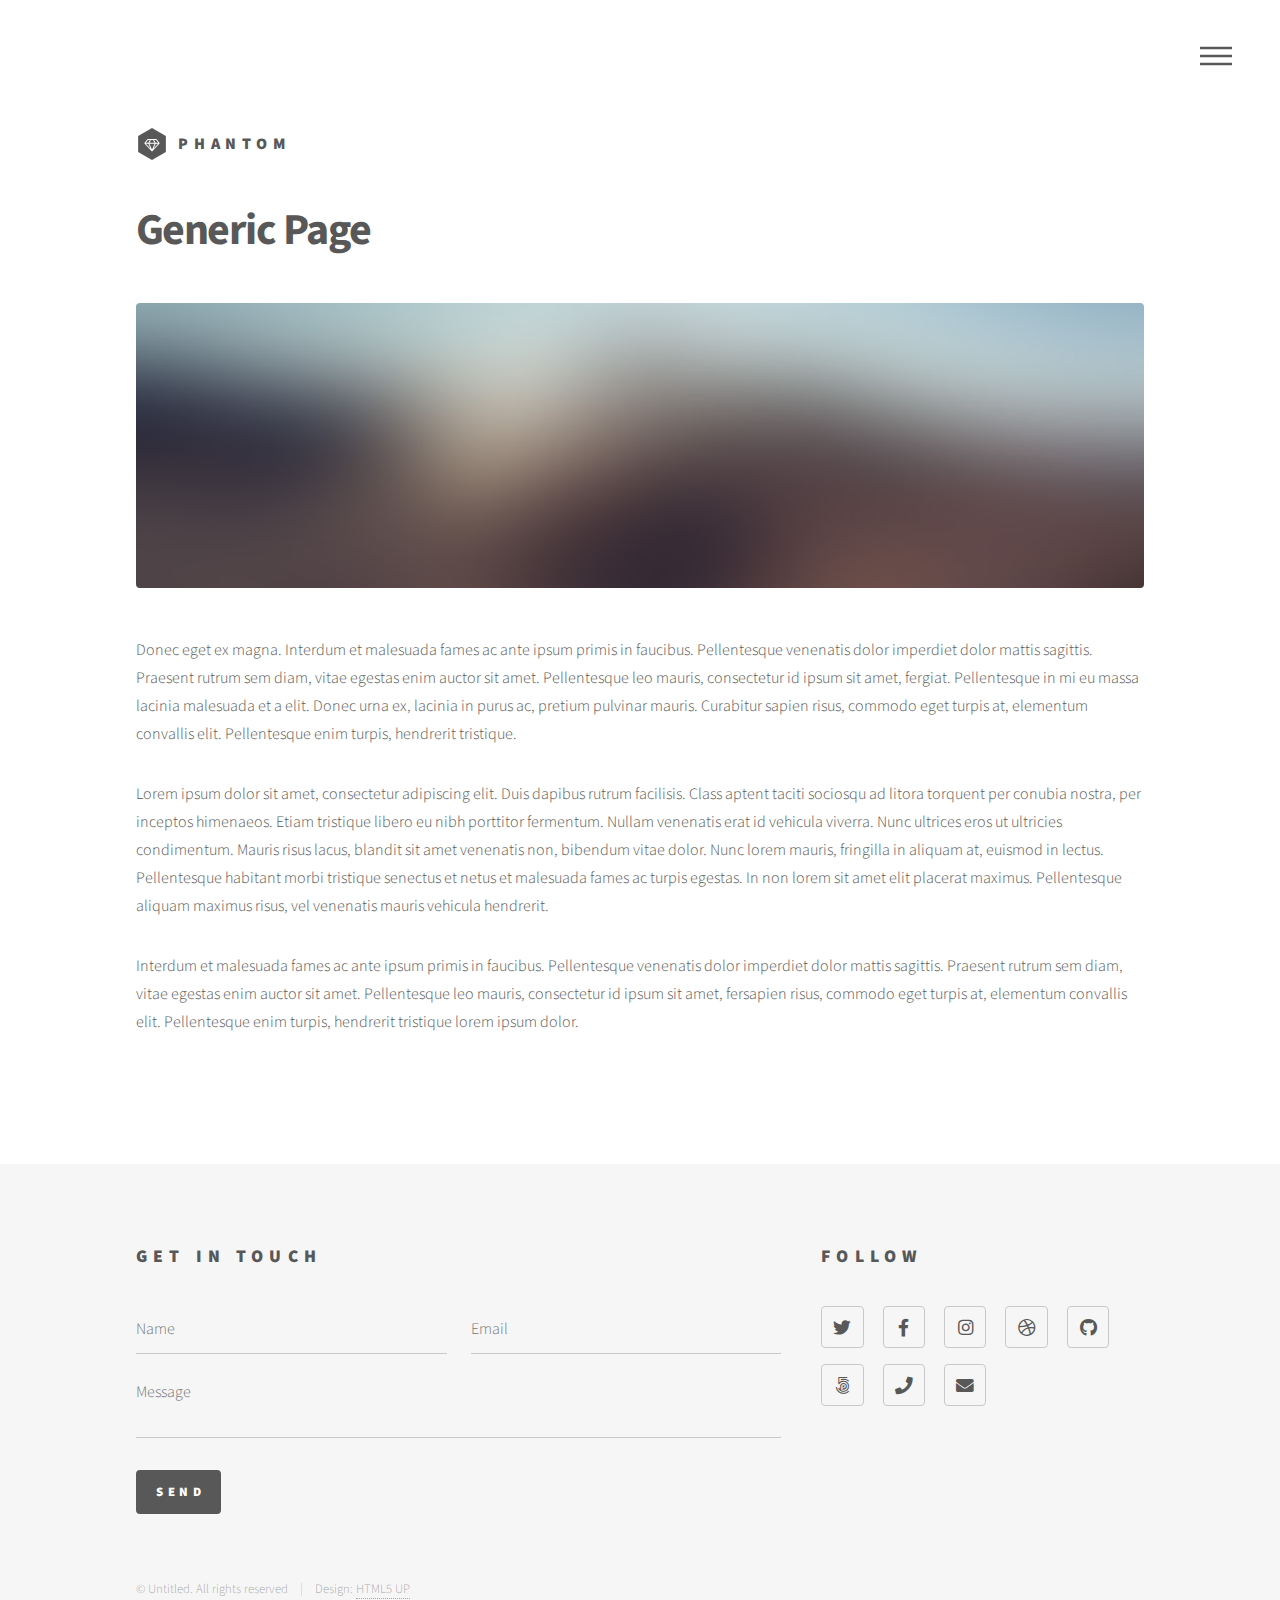
<file: generic.html>
<!DOCTYPE HTML>
<!--
	Phantom by HTML5 UP
	html5up.net | @ajlkn
	Free for personal and commercial use under the CCA 3.0 license (html5up.net/license)
-->
<html>
	<head>
		<title>Generic - Phantom by HTML5 UP</title>
		<meta charset="utf-8" />
		<meta name="viewport" content="width=device-width, initial-scale=1, user-scalable=no" />
		<link rel="stylesheet" href="assets/css/main.css" />
		<noscript><link rel="stylesheet" href="assets/css/noscript.css" /></noscript>
	</head>
	<body class="is-preload">
		<!-- Wrapper -->
			<div id="wrapper">

				<!-- Header -->
					<header id="header">
						<div class="inner">

							<!-- Logo -->
								<a href="index.html" class="logo">
									<span class="symbol"><img src="images/logo.svg" alt="" /></span><span class="title">Phantom</span>
								</a>

							<!-- Nav -->
								<nav>
									<ul>
										<li><a href="#menu">Menu</a></li>
									</ul>
								</nav>

						</div>
					</header>

				<!-- Menu -->
					<nav id="menu">
						<h2>Menu</h2>
						<ul>
							<li><a href="index.html">Home</a></li>
							<li><a href="generic.html">Ipsum veroeros</a></li>
							<li><a href="generic.html">Tempus etiam</a></li>
							<li><a href="generic.html">Consequat dolor</a></li>
							<li><a href="elements.html">Elements</a></li>
						</ul>
					</nav>

				<!-- Main -->
					<div id="main">
						<div class="inner">
							<h1>Generic Page</h1>
							<span class="image main"><img src="images/pic13.jpg" alt="" /></span>
							<p>Donec eget ex magna. Interdum et malesuada fames ac ante ipsum primis in faucibus. Pellentesque venenatis dolor imperdiet dolor mattis sagittis. Praesent rutrum sem diam, vitae egestas enim auctor sit amet. Pellentesque leo mauris, consectetur id ipsum sit amet, fergiat. Pellentesque in mi eu massa lacinia malesuada et a elit. Donec urna ex, lacinia in purus ac, pretium pulvinar mauris. Curabitur sapien risus, commodo eget turpis at, elementum convallis elit. Pellentesque enim turpis, hendrerit tristique.</p>
							<p>Lorem ipsum dolor sit amet, consectetur adipiscing elit. Duis dapibus rutrum facilisis. Class aptent taciti sociosqu ad litora torquent per conubia nostra, per inceptos himenaeos. Etiam tristique libero eu nibh porttitor fermentum. Nullam venenatis erat id vehicula viverra. Nunc ultrices eros ut ultricies condimentum. Mauris risus lacus, blandit sit amet venenatis non, bibendum vitae dolor. Nunc lorem mauris, fringilla in aliquam at, euismod in lectus. Pellentesque habitant morbi tristique senectus et netus et malesuada fames ac turpis egestas. In non lorem sit amet elit placerat maximus. Pellentesque aliquam maximus risus, vel venenatis mauris vehicula hendrerit.</p>
							<p>Interdum et malesuada fames ac ante ipsum primis in faucibus. Pellentesque venenatis dolor imperdiet dolor mattis sagittis. Praesent rutrum sem diam, vitae egestas enim auctor sit amet. Pellentesque leo mauris, consectetur id ipsum sit amet, fersapien risus, commodo eget turpis at, elementum convallis elit. Pellentesque enim turpis, hendrerit tristique lorem ipsum dolor.</p>
						</div>
					</div>

				<!-- Footer -->
					<footer id="footer">
						<div class="inner">
							<section>
								<h2>Get in touch</h2>
								<form method="post" action="#">
									<div class="fields">
										<div class="field half">
											<input type="text" name="name" id="name" placeholder="Name" />
										</div>
										<div class="field half">
											<input type="email" name="email" id="email" placeholder="Email" />
										</div>
										<div class="field">
											<textarea name="message" id="message" placeholder="Message"></textarea>
										</div>
									</div>
									<ul class="actions">
										<li><input type="submit" value="Send" class="primary" /></li>
									</ul>
								</form>
							</section>
							<section>
								<h2>Follow</h2>
								<ul class="icons">
									<li><a href="#" class="icon brands style2 fa-twitter"><span class="label">Twitter</span></a></li>
									<li><a href="#" class="icon brands style2 fa-facebook-f"><span class="label">Facebook</span></a></li>
									<li><a href="#" class="icon brands style2 fa-instagram"><span class="label">Instagram</span></a></li>
									<li><a href="#" class="icon brands style2 fa-dribbble"><span class="label">Dribbble</span></a></li>
									<li><a href="#" class="icon brands style2 fa-github"><span class="label">GitHub</span></a></li>
									<li><a href="#" class="icon brands style2 fa-500px"><span class="label">500px</span></a></li>
									<li><a href="#" class="icon solid style2 fa-phone"><span class="label">Phone</span></a></li>
									<li><a href="#" class="icon solid style2 fa-envelope"><span class="label">Email</span></a></li>
								</ul>
							</section>
							<ul class="copyright">
								<li>&copy; Untitled. All rights reserved</li><li>Design: <a href="http://html5up.net">HTML5 UP</a></li>
							</ul>
						</div>
					</footer>

			</div>

		<!-- Scripts -->
			<script src="assets/js/jquery.min.js"></script>
			<script src="assets/js/browser.min.js"></script>
			<script src="assets/js/breakpoints.min.js"></script>
			<script src="assets/js/util.js"></script>
			<script src="assets/js/main.js"></script>

	</body>
</html>
</file>
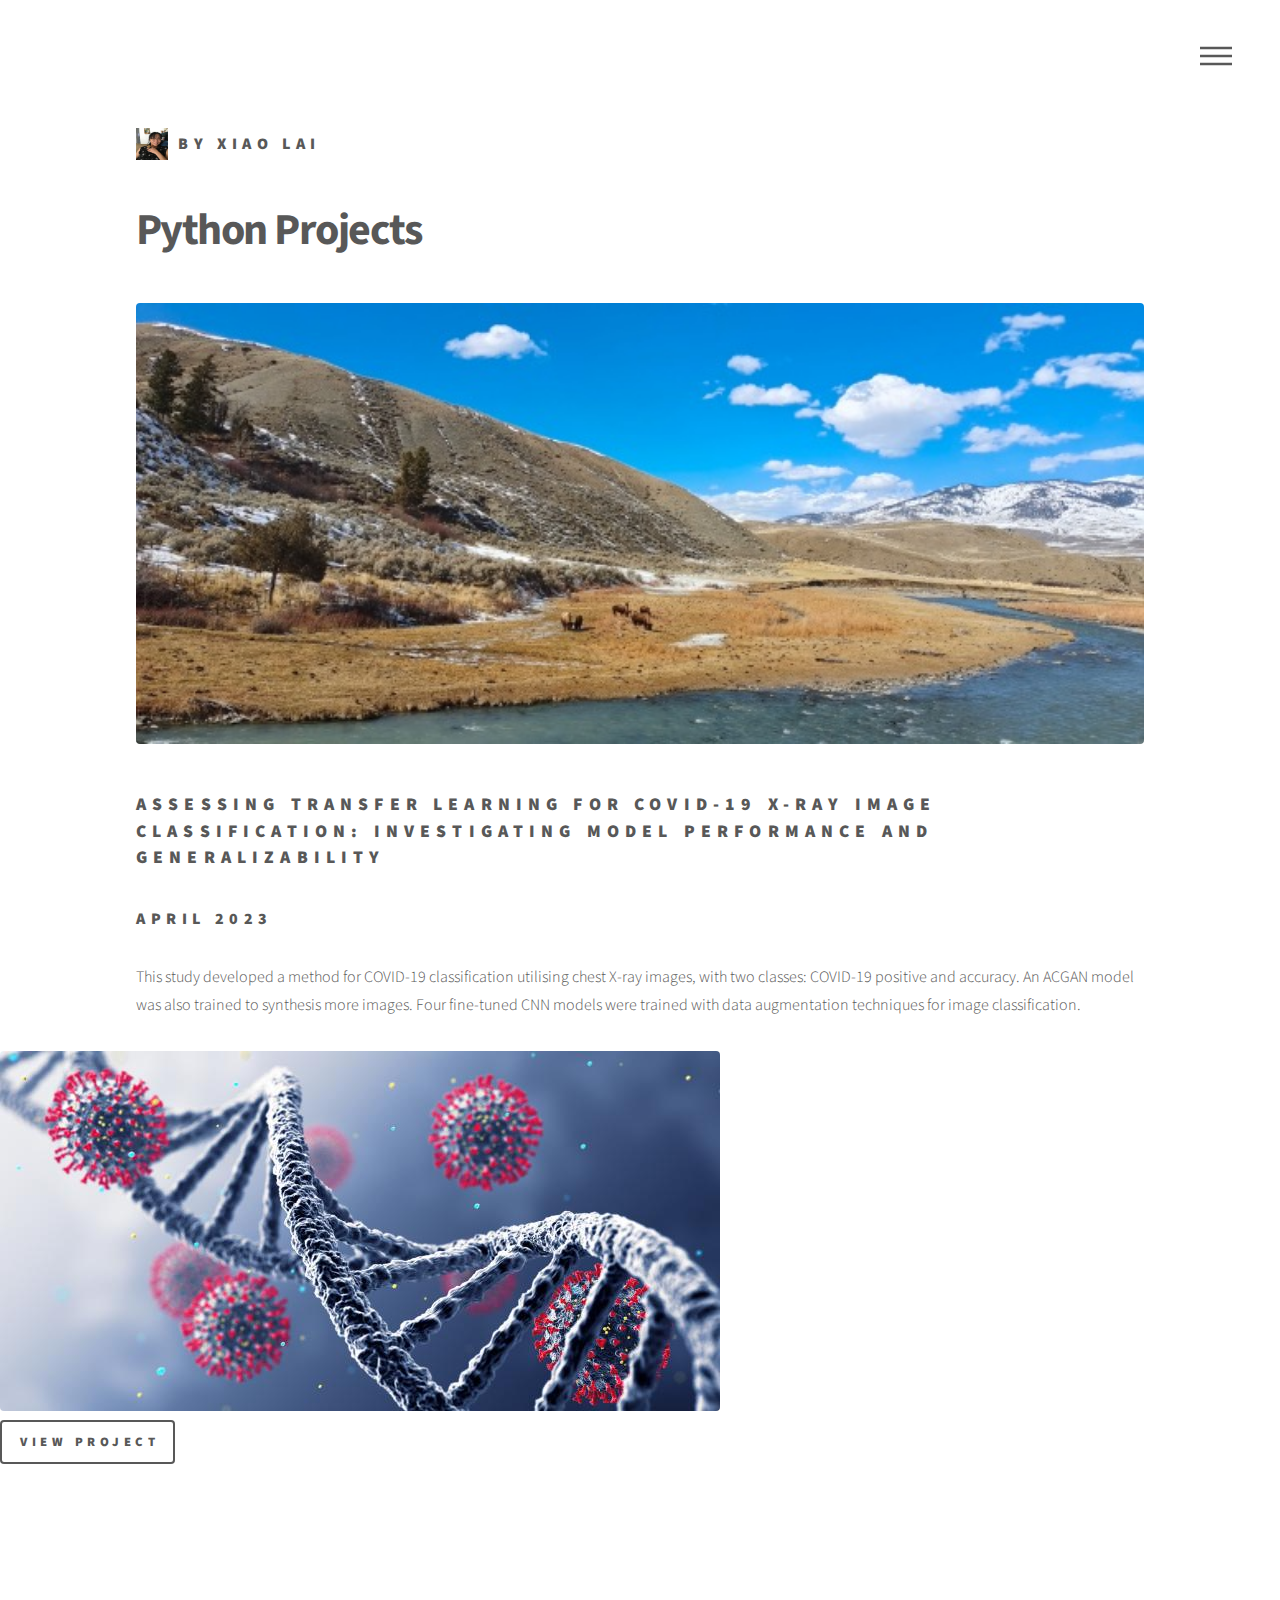
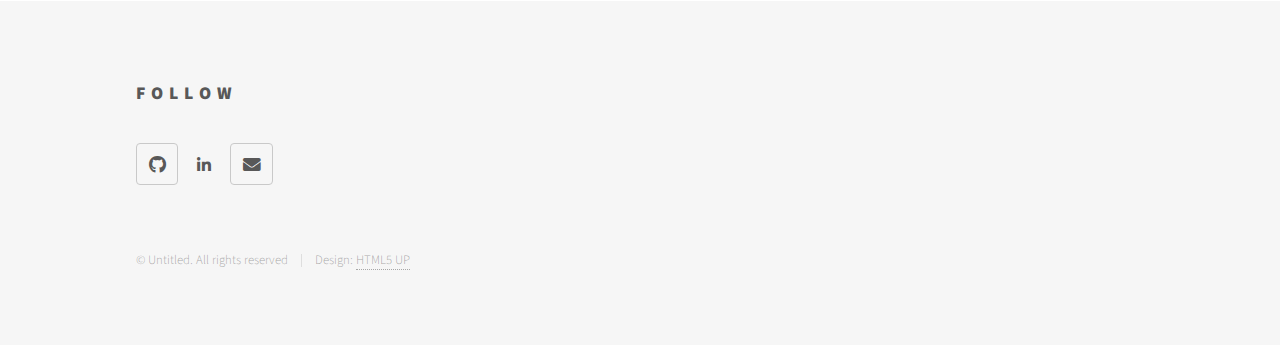
<file: Python.html>
<!DOCTYPE HTML>
<!--
	Phantom by HTML5 UP
	html5up.net | @ajlkn
	Free for personal and commercial use under the CCA 3.0 license (html5up.net/license)
-->
<html>
	<head>
		<title>Python</title>
		<meta charset="utf-8" />
		<meta name="viewport" content="width=device-width, initial-scale=1, user-scalable=no" />
		<link rel="stylesheet" href="assets/css/main.css" />
		<noscript><link rel="stylesheet" href="assets/css/noscript.css" /></noscript>
	</head>
	<body class="is-preload">
		<!-- Wrapper -->
			<div id="wrapper">

				<!-- Header -->
					<header id="header">
						<div class="inner">

							<!-- Logo -->
								<a href="index.html" class="logo">
									<span class="symbol"><img src="images/me.jpeg" alt="" /></span><span class="title">By Xiao Lai</span>
								</a>

							<!-- Nav -->
								<nav>
									<ul>
										<li><a href="#menu">Menu</a></li>
									</ul>
								</nav>

						</div>
					</header>

				<!-- Menu -->
					<nav id="menu">
						<h2>Menu</h2>
						<ul>
							<li><a href="index.html">Home</a></li>
							<li><a href="Python.html">Python Projects</a></li>
							<li><a href="R.html">R Projects</a></li>
							<li><a href="SQL.html">SQL Projects</a></li>
							<li><a href="TableauPowerBI.html">Tableau and Power BI Projects</a></li>
							<li><a href="Databricks.html">Databricks Projects</a></li>
							<li><a href="SAS.html">SAS Projects</a></li>
						</ul>
					</nav>

				<!-- Main -->
					<div id="main">
						<div class="inner">
							<h1>Python Projects</h1>
							<span class="image main"><img src="images/buffalo.jpg" alt="" /></span>
							
						<!-- Two -->
							<section id="two" class="spotlights">
								<section>
									<div class="inner">
											<header class="major">
												<h2>Assessing transfer learning for COVID-19 x-ray image classification: investigating model performance and generalizability</h2>
											</header>
											<h3>April 2023</h3>
											<p>This study developed a method for COVID-19 classification utilising chest X-ray images, with two classes: COVID-19 positive and accuracy. An ACGAN model was also trained to synthesis more images. Four fine-tuned CNN models were trained with data augmentation techniques for image classification.</p>
										</div>
									</div>
									<a href="https://github.com/xiaolai1016/COVID_transferLearning_generalization" class="image">
										<img src="images/covid.jpeg" alt="" />
									</a>
									<ul class="actions">
										<li><a href="https://github.com/xiaolai1016/COVID_transferLearning_generalization" class="button">View Project</a></li>
									</ul>

								</section>
					
							</section>

					</div>
				<!-- Footer -->
					<footer id="footer">
						<div class="inner">
							<section>
								<h2>Follow</h2>
								<ul class="icons">
									<li><a href="https://github.com/xiaolai1016" class="icon brands style2 fa-github"><span class="label">GitHub</span></a></li>
									<li><a href="https://www.linkedin.com/in/xiaolai-datascience/" class="icon brands alt fa-linkedin-in"><span class="label">LinkedIn</span></a></li>
									<li><a href="mailto:xiao.lai@outlook.com" class="icon solid style2 fa-envelope"><span class="label">Email</span></a></li>
								</ul>
							</section>
							<ul class="copyright">
								<li>&copy; Untitled. All rights reserved</li><li>Design: <a href="http://html5up.net">HTML5 UP</a></li>
							</ul>
						</div>
					</footer>

			</div>

		<!-- Scripts -->
			<script src="assets/js/jquery.min.js"></script>
			<script src="assets/js/browser.min.js"></script>
			<script src="assets/js/breakpoints.min.js"></script>
			<script src="assets/js/util.js"></script>
			<script src="assets/js/main.js"></script>
</file>
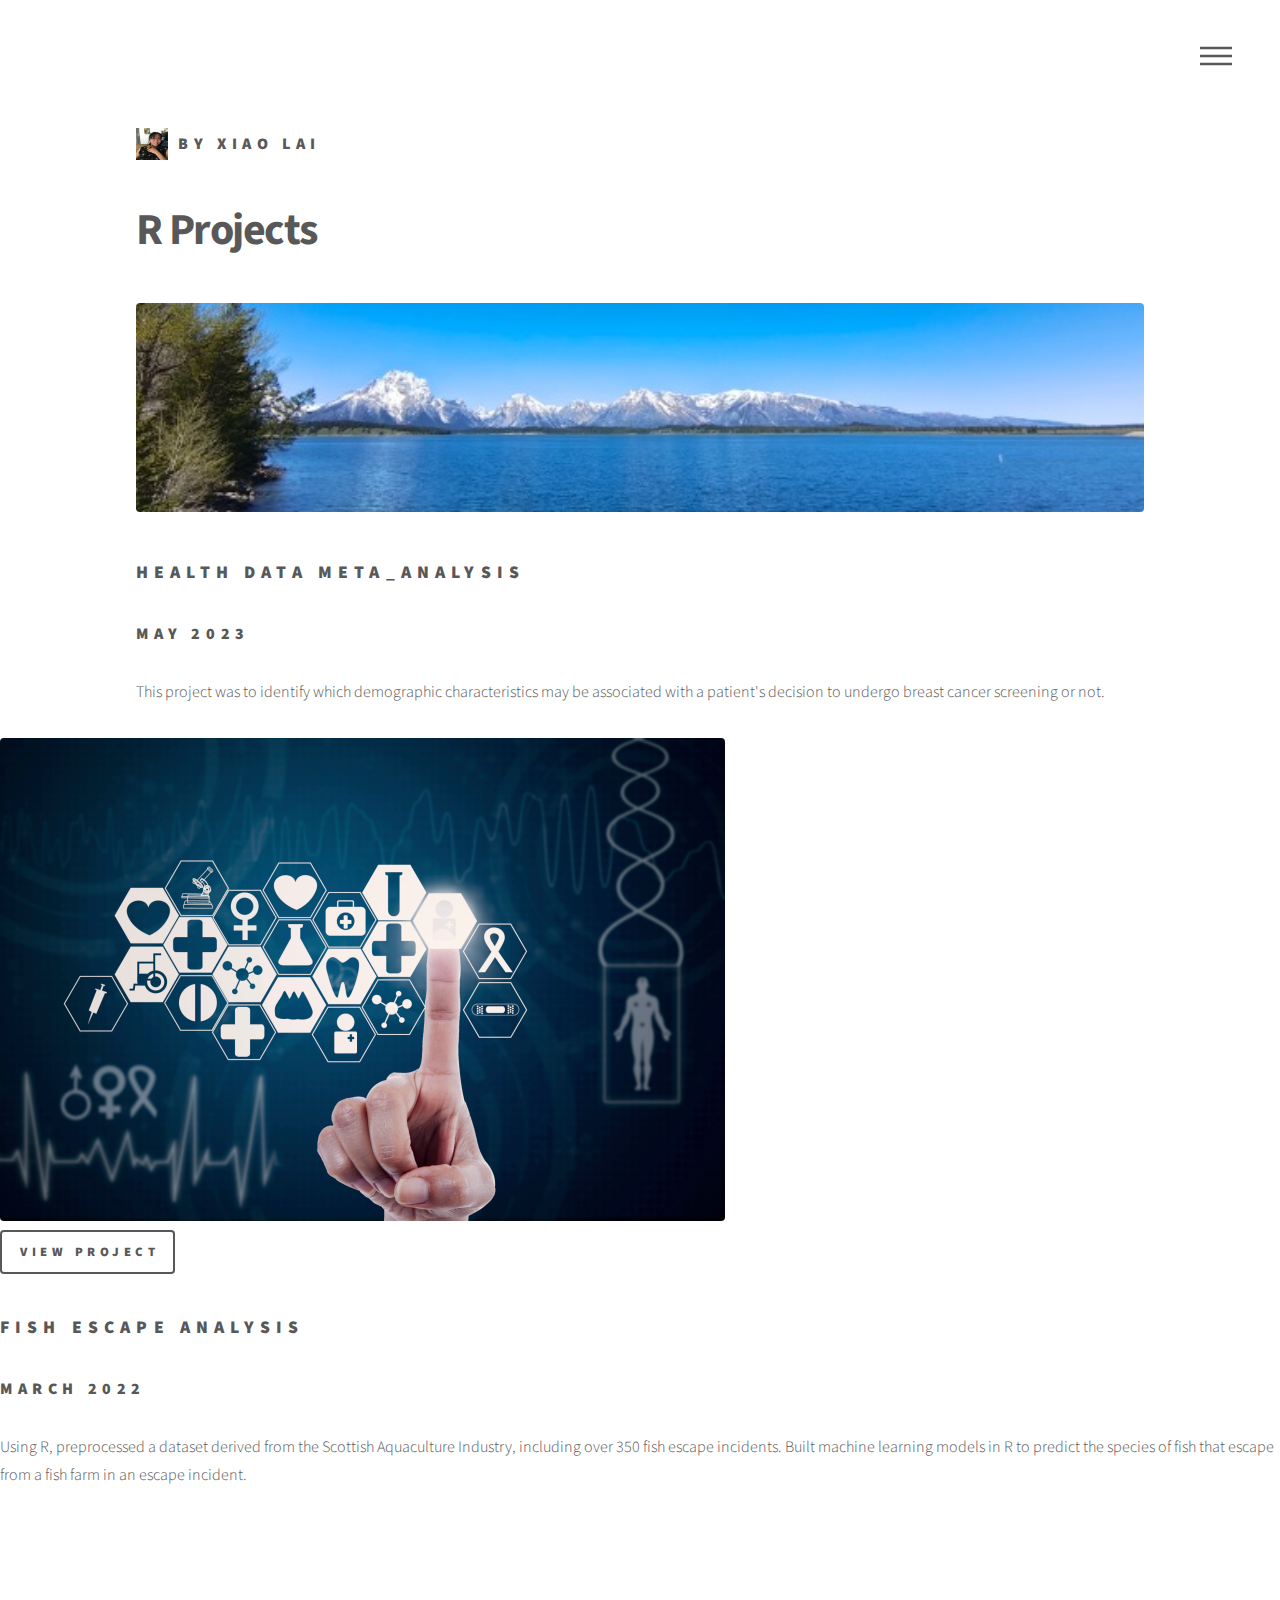
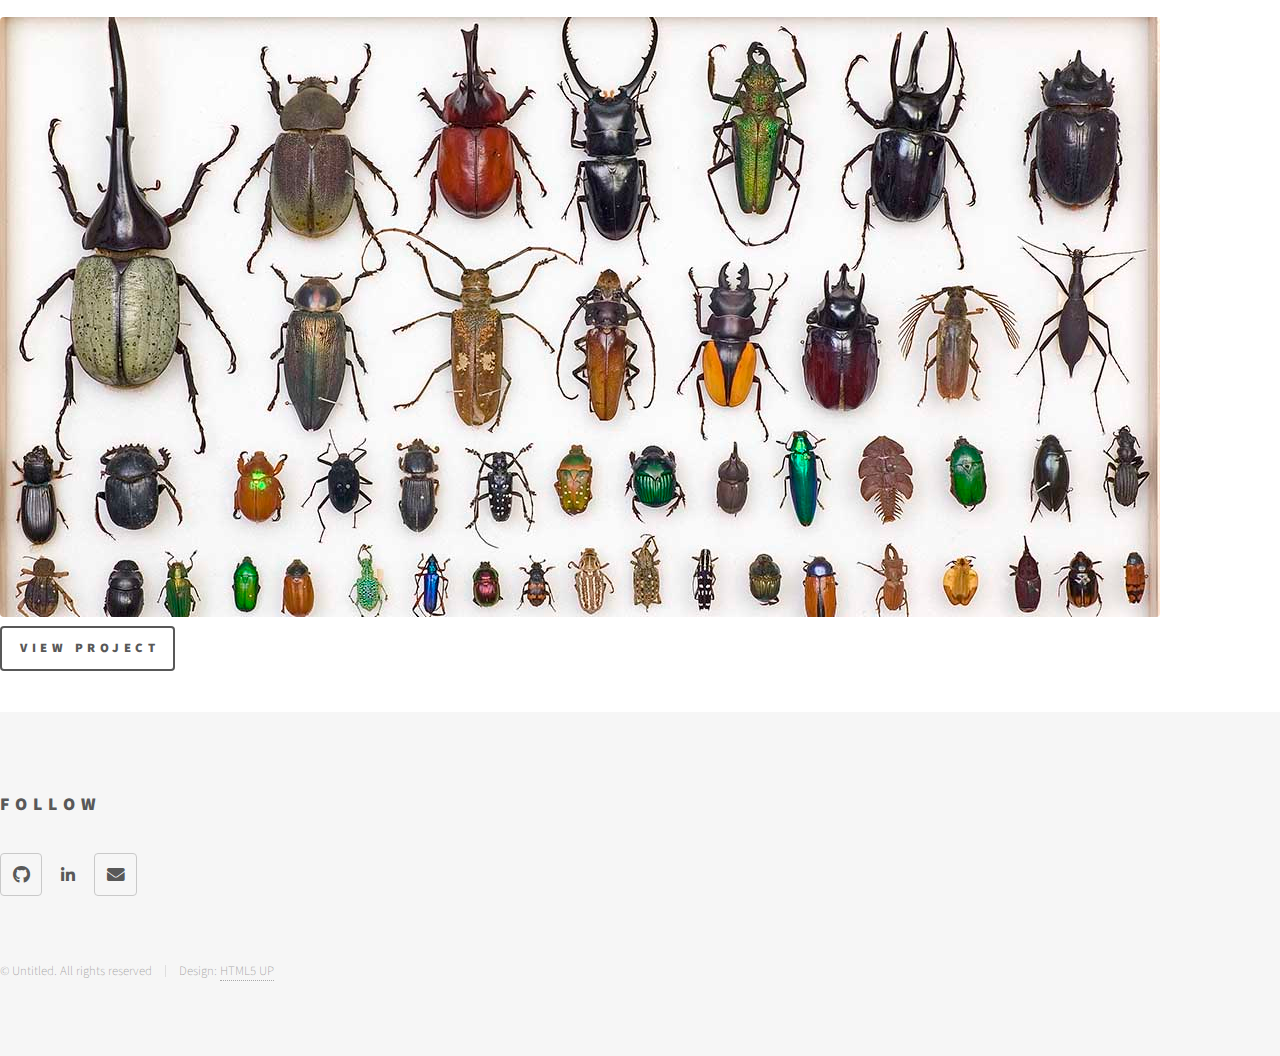
<file: R.html>
<!DOCTYPE HTML>
<!--
	Phantom by HTML5 UP
	html5up.net | @ajlkn
	Free for personal and commercial use under the CCA 3.0 license (html5up.net/license)
-->
<html>
	<head>
		<title>R</title>
		<meta charset="utf-8" />
		<meta name="viewport" content="width=device-width, initial-scale=1, user-scalable=no" />
		<link rel="stylesheet" href="assets/css/main.css" />
		<noscript><link rel="stylesheet" href="assets/css/noscript.css" /></noscript>
	</head>
	<body class="is-preload">
		<!-- Wrapper -->
			<div id="wrapper">

				<!-- Header -->
					<header id="header">
						<div class="inner">

							<!-- Logo -->
								<a href="index.html" class="logo">
									<span class="symbol"><img src="images/me.jpeg" alt="" /></span><span class="title">By Xiao Lai</span>
								</a>

							<!-- Nav -->
								<nav>
									<ul>
										<li><a href="#menu">Menu</a></li>
									</ul>
								</nav>

						</div>
					</header>

				<!-- Menu -->
					<nav id="menu">
						<h2>Menu</h2>
						<ul>
							<li><a href="index.html">Home</a></li>
							<li><a href="Python.html">Python Projects</a></li>
							<li><a href="R.html">R Projects</a></li>
							<li><a href="SQL.html">SQL Projects</a></li>
							<li><a href="TableauPowerBI.html">Tableau and Power BI Projects</a></li>
							<li><a href="Databricks.html">Databricks Projects</a></li>
							<li><a href="SAS.html">SAS Projects</a></li>
						</ul>
					</nav>

				<!-- Main -->
					<div id="main">
						<div class="inner">
							<h1>R Projects</h1>
							<span class="image main"><img src="images/lake.jpg" alt="" /></span>
							
						<!-- Two -->
							<section id="two" class="spotlights">
								<section>
									<div class="inner">
											<header class="major">
												<h2>Health data meta_analysis</h2>
											</header>
											<h3>May 2023</h3>
											<p>This project was to identify which demographic characteristics may be associated with a patient's decision to undergo breast cancer screening or not.</p>
										</div>
									</div>
									<a href="https://github.com/xiaolai1016/meta_analysis/tree/main" class="image">
										<img src="images/health_meta.jpeg" alt="" />
									</a>
									<ul class="actions">
										<li><a href="https://github.com/xiaolai1016/meta_analysis/tree/main" class="button">View Project</a></li>
									</ul>

								</section>
							
							</section>
							<section id="two" class="spotlights">
								<section>
									<div class="inner">
											<header class="major">
												<h2>Fish escape analysis</h2>
											</header>
											<h3>March 2022</h3>
											<p>Using R, preprocessed a dataset derived from the Scottish Aquaculture Industry, including over 350 fish escape incidents. Built machine learning models in R to predict the species of fish that escape from a fish farm in an escape incident.</p>
										</div>
									</div>
									<a href="https://github.com/xiaolai1016/fish_escape" class="image">
										<img src="images/beetles.jpeg" alt="" />
									</a>
									<ul class="actions">
										<li><a href="https://github.com/xiaolai1016/fish_escape" class="button">View Project</a></li>
									</ul>

								</section>
								
							</section>

					</div>
				<!-- Footer -->
					<footer id="footer">
						<div class="inner">
							<section>
								<h2>Follow</h2>
								<ul class="icons">
									<li><a href="https://github.com/xiaolai1016" class="icon brands style2 fa-github"><span class="label">GitHub</span></a></li>
									<li><a href="https://www.linkedin.com/in/xiaolai-datascience/" class="icon brands alt fa-linkedin-in"><span class="label">LinkedIn</span></a></li>
									<li><a href="mailto:xiao.lai@outlook.com" class="icon solid style2 fa-envelope"><span class="label">Email</span></a></li>
								</ul>
							</section>
							<ul class="copyright">
								<li>&copy; Untitled. All rights reserved</li><li>Design: <a href="http://html5up.net">HTML5 UP</a></li>
							</ul>
						</div>
					</footer>

			</div>

		<!-- Scripts -->
			<script src="assets/js/jquery.min.js"></script>
			<script src="assets/js/browser.min.js"></script>
			<script src="assets/js/breakpoints.min.js"></script>
			<script src="assets/js/util.js"></script>
			<script src="assets/js/main.js"></script>
</file>
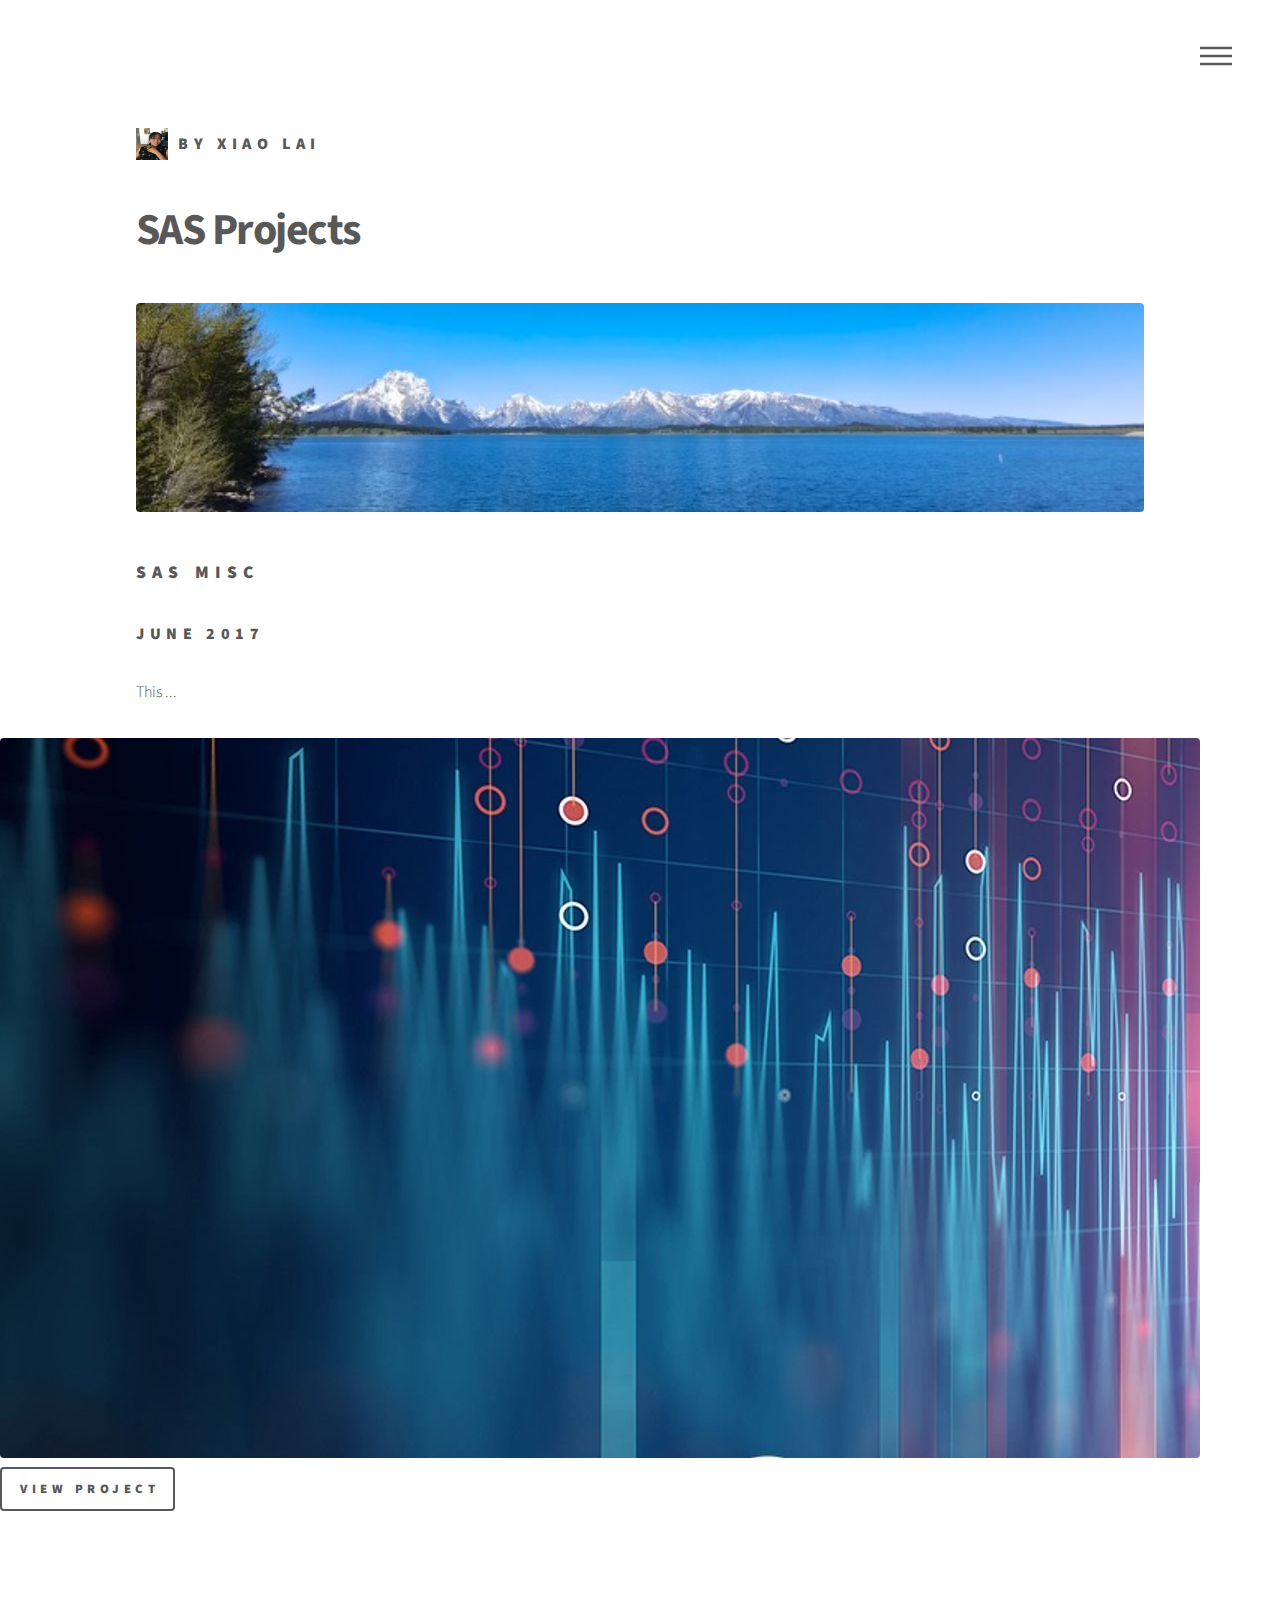
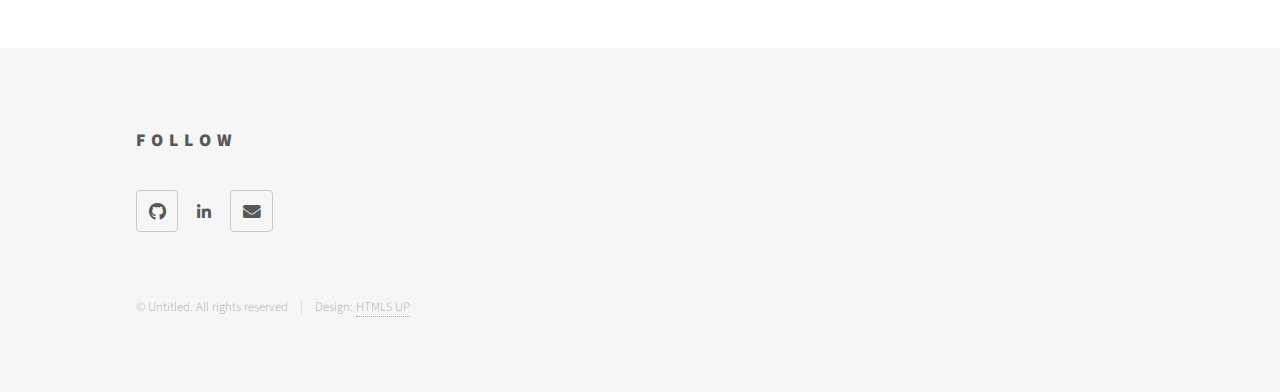
<file: SAS.html>
<!DOCTYPE HTML>
<!--
	Phantom by HTML5 UP
	html5up.net | @ajlkn
	Free for personal and commercial use under the CCA 3.0 license (html5up.net/license)
-->
<html>
	<head>
		<title>SAS</title>
		<meta charset="utf-8" />
		<meta name="viewport" content="width=device-width, initial-scale=1, user-scalable=no" />
		<link rel="stylesheet" href="assets/css/main.css" />
		<noscript><link rel="stylesheet" href="assets/css/noscript.css" /></noscript>
	</head>
	<body class="is-preload">
		<!-- Wrapper -->
			<div id="wrapper">

				<!-- Header -->
					<header id="header">
						<div class="inner">

							<!-- Logo -->
								<a href="index.html" class="logo">
									<span class="symbol"><img src="images/me.jpeg" alt="" /></span><span class="title">By Xiao Lai</span>
								</a>

							<!-- Nav -->
								<nav>
									<ul>
										<li><a href="#menu">Menu</a></li>
									</ul>
								</nav>

						</div>
					</header>

				<!-- Menu -->
					<nav id="menu">
						<h2>Menu</h2>
						<ul>
							<li><a href="index.html">Home</a></li>
							<li><a href="Python.html">Python Projects</a></li>
							<li><a href="R.html">R Projects</a></li>
							<li><a href="SQL.html">SQL Projects</a></li>
							<li><a href="TableauPowerBI.html">Tableau and Power BI Projects</a></li>
							<li><a href="Databricks.html">Databricks Projects</a></li>
              <li><a href="SAS.html">SAS Projects</a></li>
						</ul>
					</nav>

				<!-- Main -->
					<div id="main">
						<div class="inner">
							<h1>SAS Projects</h1>
							<span class="image main"><img src="images/lake.jpg" alt="" /></span>
							
						<!-- Two -->
							<section id="two" class="spotlights">
								<section>
									<div class="inner">
											<header class="major">
												<h2>SAS Misc</h2>
											</header>
											<h3>June 2017</h3>
											<p>This ...</p>
										</div>
									</div>
									<a href="https://github.com/xiaolai1016/SAS_misc.git" class="image">
										<img src="images/sas.jpeg" alt="" />
									</a>
									<ul class="actions">
										<li><a href="https://github.com/xiaolai1016/SAS_misc.git" class="button">View Project</a></li>
									</ul>

								</section>
					
							</section>

					</div>
				<!-- Footer -->
					<footer id="footer">
						<div class="inner">
							<section>
								<h2>Follow</h2>
								<ul class="icons">
									<li><a href="https://github.com/xiaolai1016" class="icon brands style2 fa-github"><span class="label">GitHub</span></a></li>
									<li><a href="https://www.linkedin.com/in/xiaolai-datascience/" class="icon brands alt fa-linkedin-in"><span class="label">LinkedIn</span></a></li>
									<li><a href="mailto:xiao.lai@outlook.com" class="icon solid style2 fa-envelope"><span class="label">Email</span></a></li>
								</ul>
							</section>
							<ul class="copyright">
								<li>&copy; Untitled. All rights reserved</li><li>Design: <a href="http://html5up.net">HTML5 UP</a></li>
							</ul>
						</div>
					</footer>

			</div>

		<!-- Scripts -->
			<script src="assets/js/jquery.min.js"></script>
			<script src="assets/js/browser.min.js"></script>
			<script src="assets/js/breakpoints.min.js"></script>
			<script src="assets/js/util.js"></script>
			<script src="assets/js/main.js"></script>
</file>
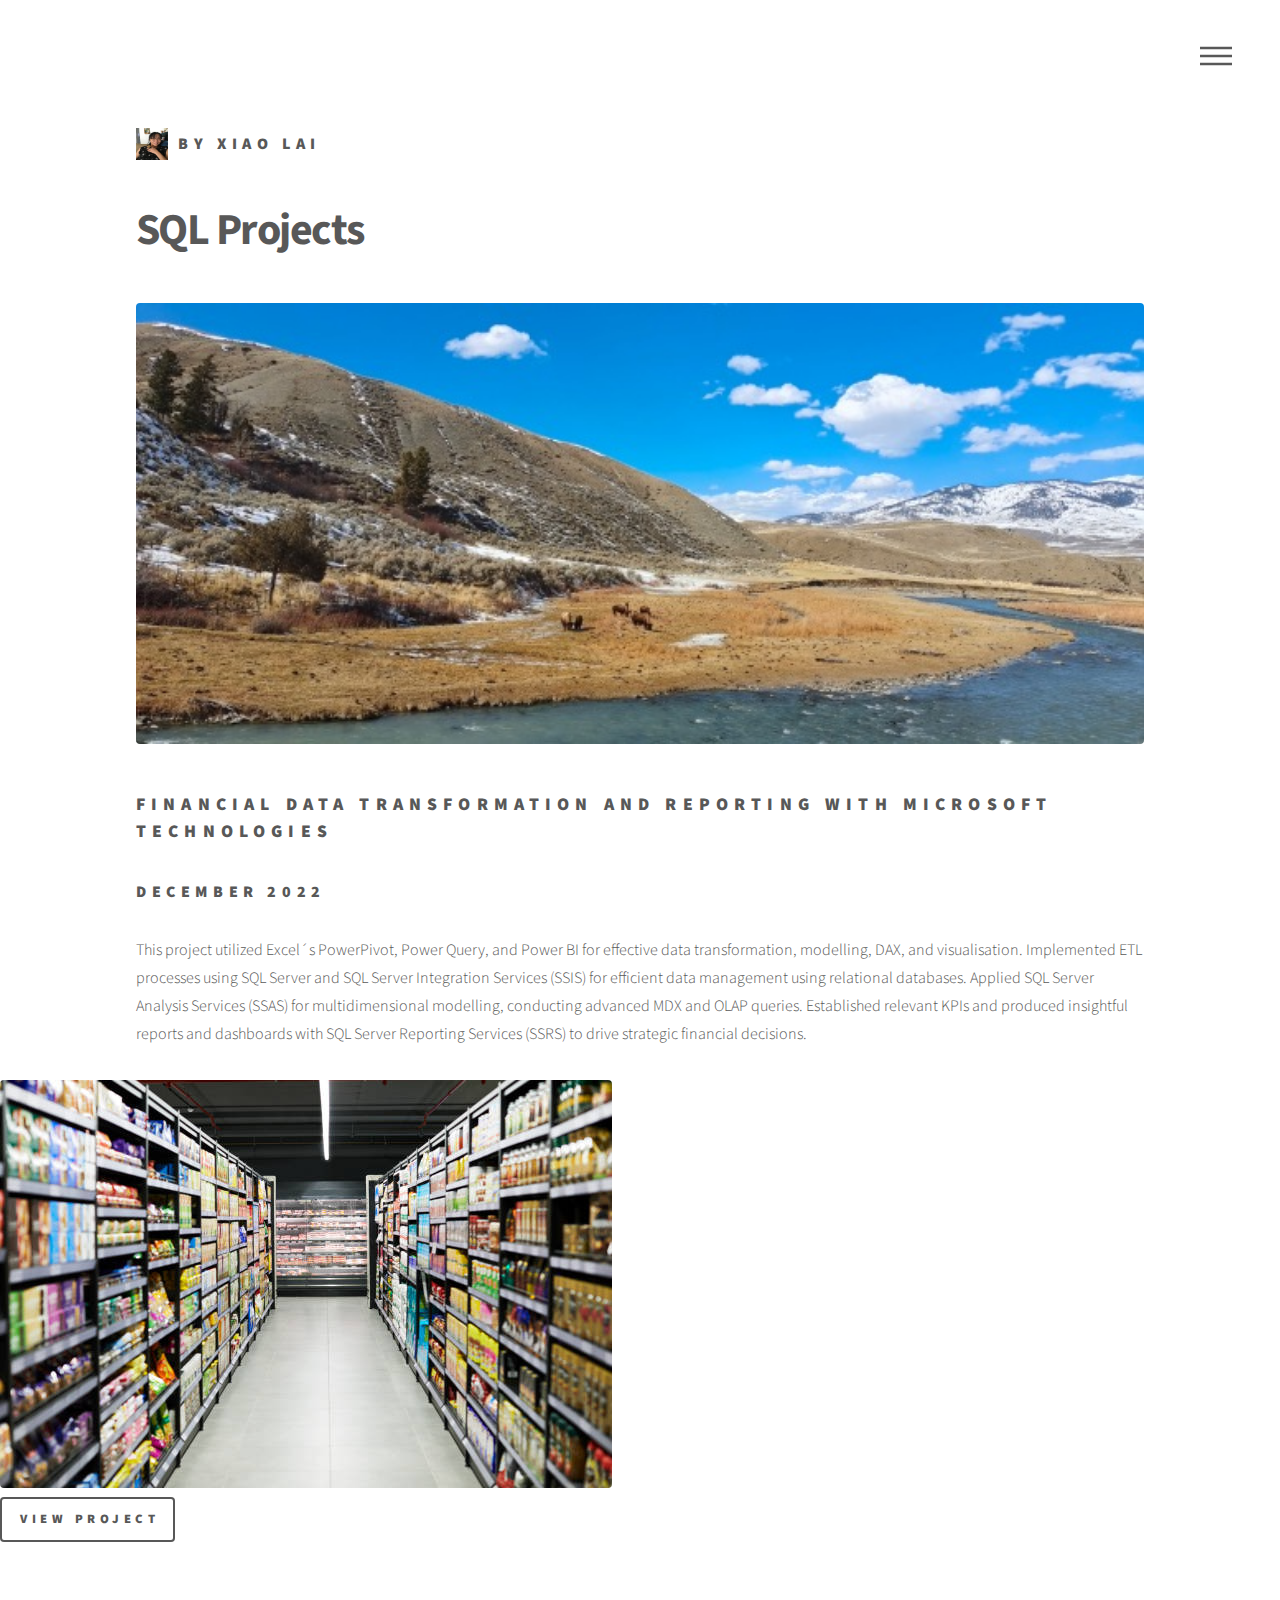
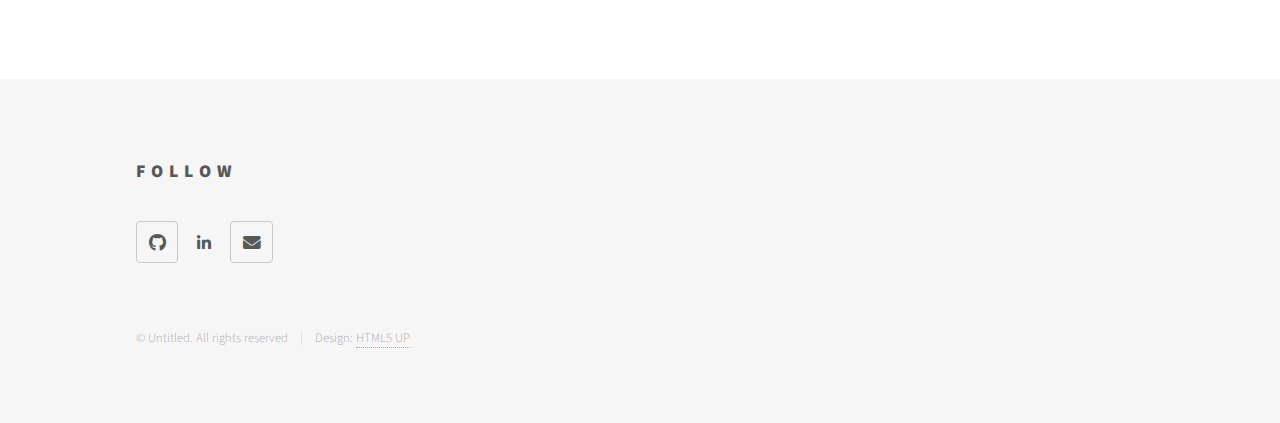
<file: SQL.html>
<!DOCTYPE HTML>
<!--
	Phantom by HTML5 UP
	html5up.net | @ajlkn
	Free for personal and commercial use under the CCA 3.0 license (html5up.net/license)
-->
<html>
	<head>
		<title>SQL</title>
		<meta charset="utf-8" />
		<meta name="viewport" content="width=device-width, initial-scale=1, user-scalable=no" />
		<link rel="stylesheet" href="assets/css/main.css" />
		<noscript><link rel="stylesheet" href="assets/css/noscript.css" /></noscript>
	</head>
	<body class="is-preload">
		<!-- Wrapper -->
			<div id="wrapper">

				<!-- Header -->
					<header id="header">
						<div class="inner">

							<!-- Logo -->
								<a href="index.html" class="logo">
									<span class="symbol"><img src="images/me.jpeg" alt="" /></span><span class="title">By Xiao Lai</span>
								</a>

							<!-- Nav -->
								<nav>
									<ul>
										<li><a href="#menu">Menu</a></li>
									</ul>
								</nav>

						</div>
					</header>

				<!-- Menu -->
					<nav id="menu">
						<h2>Menu</h2>
						<ul>
							<li><a href="index.html">Home</a></li>
							<li><a href="Python.html">Python Projects</a></li>
							<li><a href="R.html">R Projects</a></li>
							<li><a href="SQL.html">SQL Projects</a></li>
							<li><a href="TableauPowerBI.html">Tableau and Power BI Projects</a></li>
							<li><a href="Databricks.html">Databricks Projects</a></li>
							<li><a href="SAS.html">SAS Projects</a></li>
						</ul>
					</nav>

				<!-- Main -->
					<div id="main">
						<div class="inner">
							<h1>SQL Projects</h1>
							<span class="image main"><img src="images/buffalo.jpg" alt="" /></span>
							
						<!-- Two -->
							<section id="two" class="spotlights">
								<section>
									<div class="inner">
											<header class="major">
												<h2>Financial data transformation and reporting with Microsoft technologies</h2>
											</header>
											<h3>December 2022</h3>
											<p>This project utilized Excel´s PowerPivot, Power Query, and Power BI for effective data transformation, modelling, DAX, and visualisation. Implemented ETL processes using SQL Server and SQL Server Integration Services (SSIS) for efficient data management using relational databases. Applied SQL Server Analysis Services (SSAS) for multidimensional modelling, conducting advanced MDX and OLAP queries. Established relevant KPIs and produced insightful reports and dashboards with SQL Server Reporting Services (SSRS) to drive strategic financial decisions.</p>
										</div>
									</div>
									<a href="https://github.com/xiaolai1016/SuperStoreSQL" class="image">
										<img src="images/store.jpeg" alt="" />
									</a>
									<ul class="actions">
										<li><a href="https://github.com/xiaolai1016/SuperStoreSQL" class="button">View Project</a></li>
									</ul>

								</section>
					
							</section>

					</div>
				<!-- Footer -->
					<footer id="footer">
						<div class="inner">
							<section>
								<h2>Follow</h2>
								<ul class="icons">
									<li><a href="https://github.com/xiaolai1016" class="icon brands style2 fa-github"><span class="label">GitHub</span></a></li>
									<li><a href="https://www.linkedin.com/in/xiaolai-datascience/" class="icon brands alt fa-linkedin-in"><span class="label">LinkedIn</span></a></li>
									<li><a href="mailto:xiao.lai@outlook.com" class="icon solid style2 fa-envelope"><span class="label">Email</span></a></li>
								</ul>
							</section>
							<ul class="copyright">
								<li>&copy; Untitled. All rights reserved</li><li>Design: <a href="http://html5up.net">HTML5 UP</a></li>
							</ul>
						</div>
					</footer>

			</div>

		<!-- Scripts -->
			<script src="assets/js/jquery.min.js"></script>
			<script src="assets/js/browser.min.js"></script>
			<script src="assets/js/breakpoints.min.js"></script>
			<script src="assets/js/util.js"></script>
			<script src="assets/js/main.js"></script>
</file>
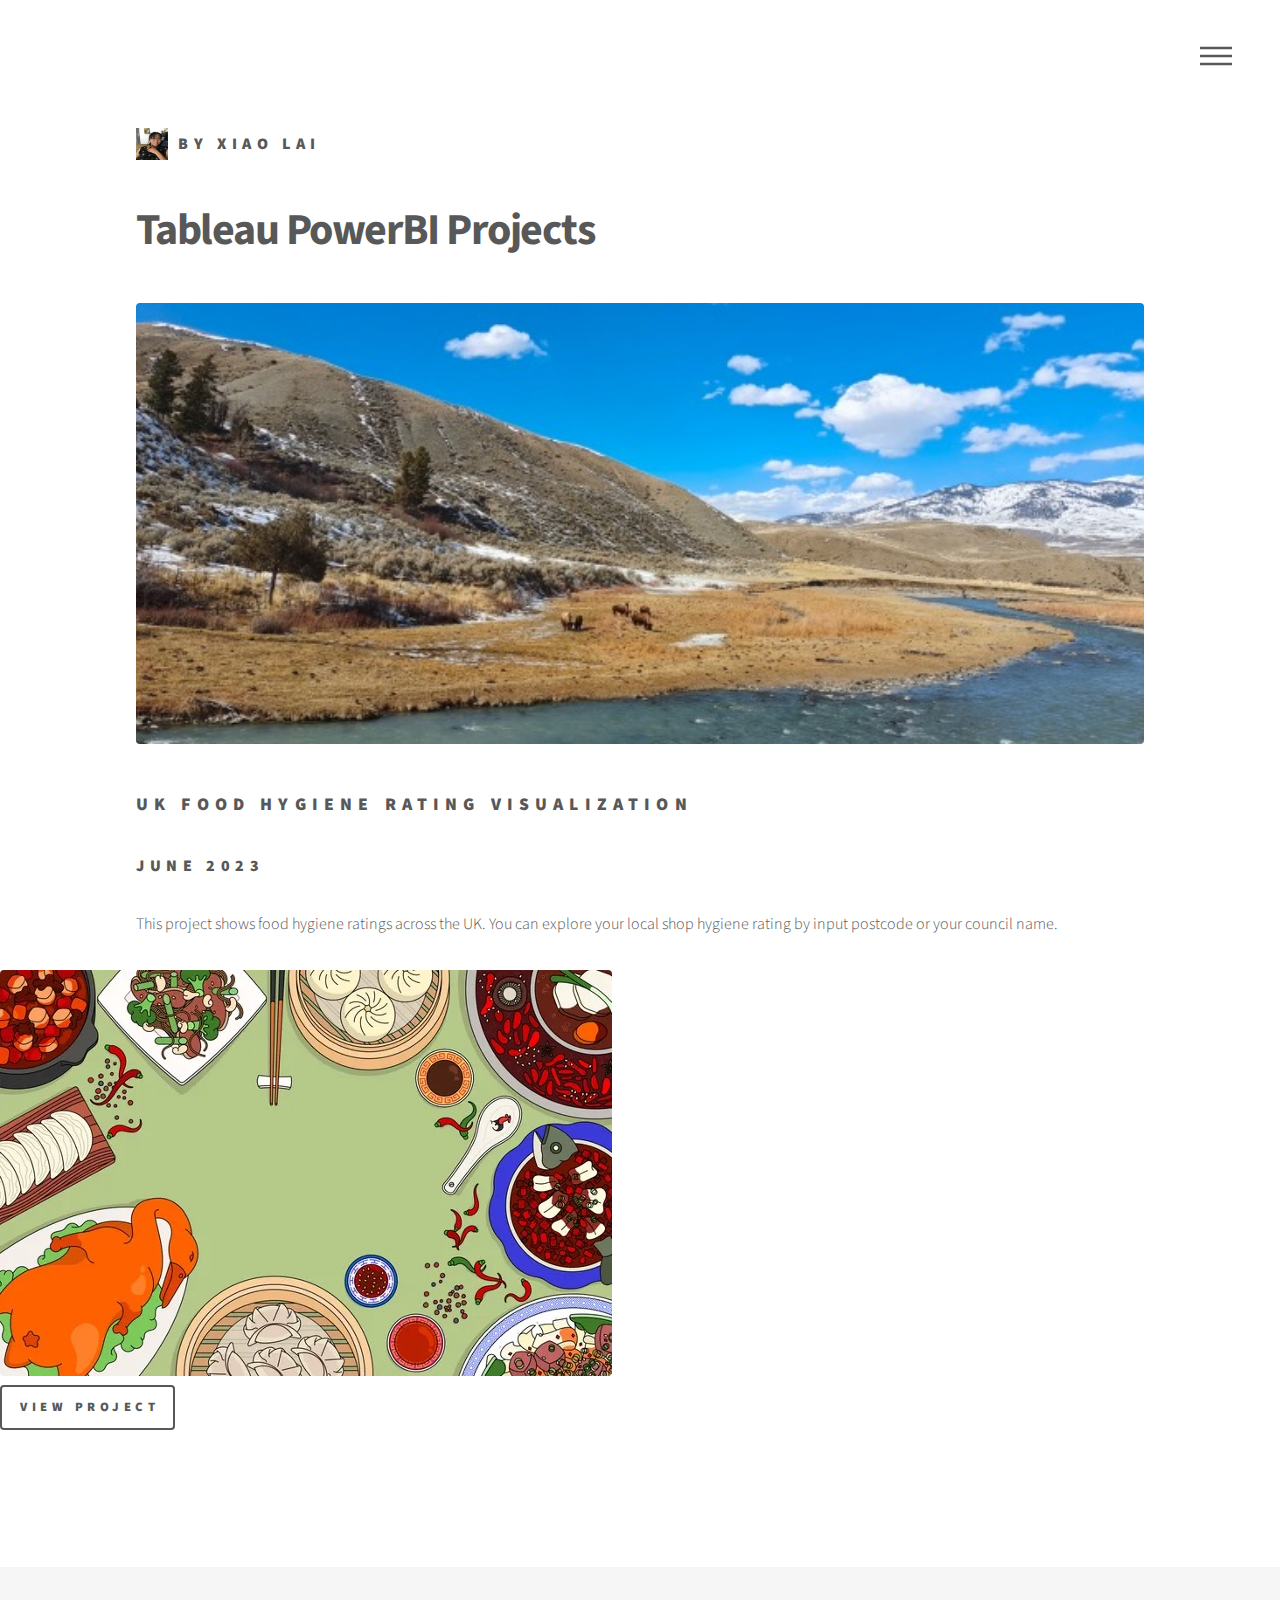
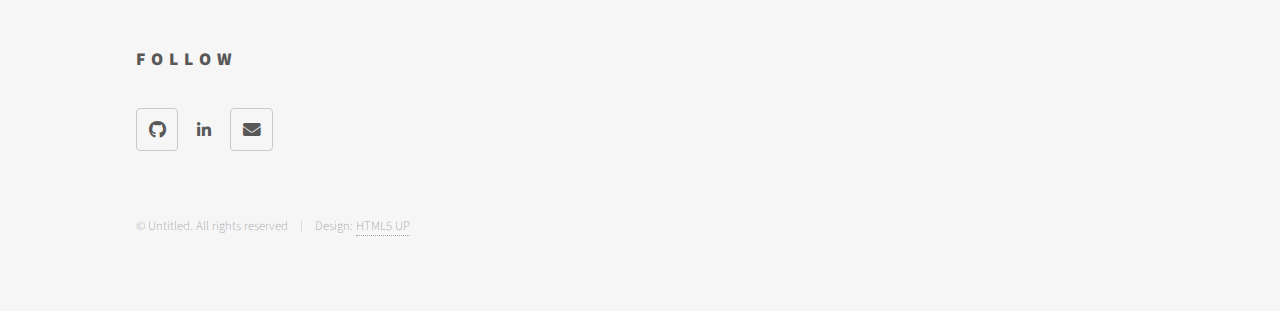
<file: TableauPowerBI.html>
<!DOCTYPE HTML>
<!--
	Phantom by HTML5 UP
	html5up.net | @ajlkn
	Free for personal and commercial use under the CCA 3.0 license (html5up.net/license)
-->
<html>
	<head>
		<title>TableauPowerBI</title>
		<meta charset="utf-8" />
		<meta name="viewport" content="width=device-width, initial-scale=1, user-scalable=no" />
		<link rel="stylesheet" href="assets/css/main.css" />
		<noscript><link rel="stylesheet" href="assets/css/noscript.css" /></noscript>
	</head>
	<body class="is-preload">
		<!-- Wrapper -->
			<div id="wrapper">

				<!-- Header -->
					<header id="header">
						<div class="inner">

							<!-- Logo -->
								<a href="index.html" class="logo">
									<span class="symbol"><img src="images/me.jpeg" alt="" /></span><span class="title">By Xiao Lai</span>
								</a>

							<!-- Nav -->
								<nav>
									<ul>
										<li><a href="#menu">Menu</a></li>
									</ul>
								</nav>

						</div>
					</header>

				<!-- Menu -->
					<nav id="menu">
						<h2>Menu</h2>
						<ul>
							<li><a href="index.html">Home</a></li>
							<li><a href="Python.html">Python Projects</a></li>
							<li><a href="R.html">R Projects</a></li>
							<li><a href="SQL.html">SQL Projects</a></li>
							<li><a href="TableauPowerBI.html">Tableau and Power BI Projects</a></li>
							<li><a href="Databricks.html">Databricks Projects</a></li>
							<li><a href="SAS.html">SAS Projects</a></li>
						</ul>
					</nav>

				<!-- Main -->
					<div id="main">
						<div class="inner">
							<h1>Tableau PowerBI Projects</h1>
							<span class="image main"><img src="images/buffalo.jpg" alt="" /></span>
							
						<!-- Two -->
							<section id="two" class="spotlights">
								<section>
									<div class="inner">
											<header class="major">
												<h2>UK Food Hygiene Rating Visualization</h2>
											</header>
											<h3>June 2023</h3>
											<p>This project shows food hygiene ratings across the UK. You can explore your local shop hygiene rating by input postcode or your council name.</p>
										</div>
									</div>
									<a href="https://github.com/xiaolai1016/Food_hygiene_rating_UK/tree/main" class="image">
										<img src="images/food.jpg" alt="" />
									</a>
									<ul class="actions">
										<li><a href="https://github.com/xiaolai1016/Food_hygiene_rating_UK/tree/main" class="button">View Project</a></li>
									</ul>

								</section>
					
							</section>

					</div>
				<!-- Footer -->
					<footer id="footer">
						<div class="inner">
							<section>
								<h2>Follow</h2>
								<ul class="icons">
									<li><a href="https://github.com/xiaolai1016" class="icon brands style2 fa-github"><span class="label">GitHub</span></a></li>
									<li><a href="https://www.linkedin.com/in/xiaolai-datascience/" class="icon brands alt fa-linkedin-in"><span class="label">LinkedIn</span></a></li>
									<li><a href="mailto:xiao.lai@outlook.com" class="icon solid style2 fa-envelope"><span class="label">Email</span></a></li>
								</ul>
							</section>
							<ul class="copyright">
								<li>&copy; Untitled. All rights reserved</li><li>Design: <a href="http://html5up.net">HTML5 UP</a></li>
							</ul>
						</div>
					</footer>

			</div>

		<!-- Scripts -->
			<script src="assets/js/jquery.min.js"></script>
			<script src="assets/js/browser.min.js"></script>
			<script src="assets/js/breakpoints.min.js"></script>
			<script src="assets/js/util.js"></script>
			<script src="assets/js/main.js"></script>
</file>
<file: assets/css/noscript.css>
/*
	Phantom by HTML5 UP
	html5up.net | @ajlkn
	Free for personal and commercial use under the CCA 3.0 license (html5up.net/license)
*/

/* Tiles */

	body.is-preload .tiles article {
		-moz-transform: none;
		-webkit-transform: none;
		-ms-transform: none;
		transform: none;
		opacity: 1;
	}
</file>
<file: assets/css/main.css>
@import url(fontawesome-all.min.css);
@import url("https://fonts.googleapis.com/css?family=Source+Sans+Pro:300,700,900");

/*
	Phantom by HTML5 UP
	html5up.net | @ajlkn
	Free for personal and commercial use under the CCA 3.0 license (html5up.net/license)
*/

html, body, div, span, applet, object,
iframe, h1, h2, h3, h4, h5, h6, p, blockquote,
pre, a, abbr, acronym, address, big, cite,
code, del, dfn, em, img, ins, kbd, q, s, samp,
small, strike, strong, sub, sup, tt, var, b,
u, i, center, dl, dt, dd, ol, ul, li, fieldset,
form, label, legend, table, caption, tbody,
tfoot, thead, tr, th, td, article, aside,
canvas, details, embed, figure, figcaption,
footer, header, hgroup, menu, nav, output, ruby,
section, summary, time, mark, audio, video {
	margin: 0;
	padding: 0;
	border: 0;
	font-size: 100%;
	font: inherit;
	vertical-align: baseline;}

article, aside, details, figcaption, figure,
footer, header, hgroup, menu, nav, section {
	display: block;}

body {
	line-height: 1;
}

ol, ul {
	list-style: none;
}

blockquote, q {
	quotes: none;
}

	blockquote:before, blockquote:after, q:before, q:after {
		content: '';
		content: none;
	}

table {
	border-collapse: collapse;
	border-spacing: 0;
}

body {
	-webkit-text-size-adjust: none;
}

mark {
	background-color: transparent;
	color: inherit;
}

input::-moz-focus-inner {
	border: 0;
	padding: 0;
}

input, select, textarea {
	-moz-appearance: none;
	-webkit-appearance: none;
	-ms-appearance: none;
	appearance: none;
}

/* Basic */

	@-ms-viewport {
		width: device-width;
	}

	body {
		-ms-overflow-style: scrollbar;
	}

	@media screen and (max-width: 480px) {

		html, body {
			min-width: 320px;
		}

	}

	html {
		box-sizing: border-box;
	}

	*, *:before, *:after {
		box-sizing: inherit;
	}

	body {
		background: #ffffff;
	}

		body.is-preload *, body.is-preload *:before, body.is-preload *:after {
			-moz-animation: none !important;
			-webkit-animation: none !important;
			-ms-animation: none !important;
			animation: none !important;
			-moz-transition: none !important;
			-webkit-transition: none !important;
			-ms-transition: none !important;
			transition: none !important;
		}

/* Type */

	body, input, select, textarea {
		color: #585858;
		font-family: "Source Sans Pro", Helvetica, sans-serif;
		font-size: 16pt;
		font-weight: 300;
		line-height: 1.75;
	}

		@media screen and (max-width: 1680px) {

			body, input, select, textarea {
				font-size: 14pt;
			}

		}

		@media screen and (max-width: 1280px) {

			body, input, select, textarea {
				font-size: 12pt;
			}

		}

	a {
		-moz-transition: border-bottom-color 0.2s ease, color 0.2s ease;
		-webkit-transition: border-bottom-color 0.2s ease, color 0.2s ease;
		-ms-transition: border-bottom-color 0.2s ease, color 0.2s ease;
		transition: border-bottom-color 0.2s ease, color 0.2s ease;
		text-decoration: none;
		color: #585858;
		border-bottom: dotted 1px rgba(88, 88, 88, 0.5);
	}

		a:hover {
			border-bottom-color: transparent;
			color: #f2849e !important;
		}

	strong, b {
		font-weight: 900;
	}

	em, i {
		font-style: italic;
	}

	p {
		margin: 0 0 2em 0;
	}

	h1 {
		font-size: 2.75em;
		font-weight: 700;
		line-height: 1.3;
		margin: 0 0 1em 0;
		letter-spacing: -0.035em;
	}

		h1 a {
			color: inherit;
		}

		@media screen and (max-width: 736px) {

			h1 {
				font-size: 2em;
				margin: 0 0 1em 0;
			}

		}

		@media screen and (max-width: 360px) {

			h1 {
				font-size: 1.75em;
			}

		}

	h2, h3, h4, h5, h6 {
		font-weight: 900;
		line-height: 1.5;
		margin: 0 0 2em 0;
		text-transform: uppercase;
		letter-spacing: 0.35em;
	}

		h2 a, h3 a, h4 a, h5 a, h6 a {
			color: inherit;
		}

	h2 {
		font-size: 1.1em;
	}

	h3 {
		font-size: 1em;
	}

	h4 {
		font-size: 0.8em;
	}

	h5 {
		font-size: 0.8em;
	}

	h6 {
		font-size: 0.8em;
	}

	@media screen and (max-width: 980px) {

		h1 br, h2 br, h3 br, h4 br, h5 br, h6 br {
			display: none;
		}

	}

	@media screen and (max-width: 736px) {

		h2 {
			font-size: 1em;
		}

		h3 {
			font-size: 0.8em;
		}

	}

	sub {
		font-size: 0.8em;
		position: relative;
		top: 0.5em;
	}

	sup {
		font-size: 0.8em;
		position: relative;
		top: -0.5em;
	}

	blockquote {
		border-left: solid 4px #c9c9c9;
		font-style: italic;
		margin: 0 0 2em 0;
		padding: 0.5em 0 0.5em 2em;
	}

	code {
		background: rgba(144, 144, 144, 0.075);
		border-radius: 4px;
		border: solid 1px #c9c9c9;
		font-family: "Courier New", monospace;
		font-size: 0.9em;
		margin: 0 0.25em;
		padding: 0.25em 0.65em;
	}

	pre {
		-webkit-overflow-scrolling: touch;
		font-family: "Courier New", monospace;
		font-size: 0.9em;
		margin: 0 0 2em 0;
	}

		pre code {
			display: block;
			line-height: 1.75;
			padding: 1em 1.5em;
			overflow-x: auto;
		}

	hr {
		border: 0;
		border-bottom: solid 1px #c9c9c9;
		margin: 2em 0;
	}

		hr.major {
			margin: 3em 0;
		}

	.align-left {
		text-align: left;
	}

	.align-center {
		text-align: center;
	}

	.align-right {
		text-align: right;
	}

/* Row */

	.row {
		display: flex;
		flex-wrap: wrap;
		box-sizing: border-box;
		align-items: stretch;
	}

		.row > * {
			box-sizing: border-box;
		}

		.row.gtr-uniform > * > :last-child {
			margin-bottom: 0;
		}

		.row.aln-left {
			justify-content: flex-start;
		}

		.row.aln-center {
			justify-content: center;
		}

		.row.aln-right {
			justify-content: flex-end;
		}

		.row.aln-top {
			align-items: flex-start;
		}

		.row.aln-middle {
			align-items: center;
		}

		.row.aln-bottom {
			align-items: flex-end;
		}

		.row > .imp {
			order: -1;
		}

		.row > .col-1 {
			width: 8.33333%;
		}

		.row > .off-1 {
			margin-left: 8.33333%;
		}

		.row > .col-2 {
			width: 16.66667%;
		}

		.row > .off-2 {
			margin-left: 16.66667%;
		}

		.row > .col-3 {
			width: 25%;
		}

		.row > .off-3 {
			margin-left: 25%;
		}

		.row > .col-4 {
			width: 33.33333%;
		}

		.row > .off-4 {
			margin-left: 33.33333%;
		}

		.row > .col-5 {
			width: 41.66667%;
		}

		.row > .off-5 {
			margin-left: 41.66667%;
		}

		.row > .col-6 {
			width: 50%;
		}

		.row > .off-6 {
			margin-left: 50%;
		}

		.row > .col-7 {
			width: 58.33333%;
		}

		.row > .off-7 {
			margin-left: 58.33333%;
		}

		.row > .col-8 {
			width: 66.66667%;
		}

		.row > .off-8 {
			margin-left: 66.66667%;
		}

		.row > .col-9 {
			width: 75%;
		}

		.row > .off-9 {
			margin-left: 75%;
		}

		.row > .col-10 {
			width: 83.33333%;
		}

		.row > .off-10 {
			margin-left: 83.33333%;
		}

		.row > .col-11 {
			width: 91.66667%;
		}

		.row > .off-11 {
			margin-left: 91.66667%;
		}

		.row > .col-12 {
			width: 100%;
		}

		.row > .off-12 {
			margin-left: 100%;
		}

		.row.gtr-0 {
			margin-top: 0;
			margin-left: 0em;
		}

			.row.gtr-0 > * {
				padding: 0 0 0 0em;
			}

			.row.gtr-0.gtr-uniform {
				margin-top: 0em;
			}

				.row.gtr-0.gtr-uniform > * {
					padding-top: 0em;
				}

		.row.gtr-25 {
			margin-top: 0;
			margin-left: -0.5em;
		}

			.row.gtr-25 > * {
				padding: 0 0 0 0.5em;
			}

			.row.gtr-25.gtr-uniform {
				margin-top: -0.5em;
			}

				.row.gtr-25.gtr-uniform > * {
					padding-top: 0.5em;
				}

		.row.gtr-50 {
			margin-top: 0;
			margin-left: -1em;
		}

			.row.gtr-50 > * {
				padding: 0 0 0 1em;
			}

			.row.gtr-50.gtr-uniform {
				margin-top: -1em;
			}

				.row.gtr-50.gtr-uniform > * {
					padding-top: 1em;
				}

		.row {
			margin-top: 0;
			margin-left: -2em;
		}

			.row > * {
				padding: 0 0 0 2em;
			}

			.row.gtr-uniform {
				margin-top: -2em;
			}

				.row.gtr-uniform > * {
					padding-top: 2em;
				}

		.row.gtr-150 {
			margin-top: 0;
			margin-left: -3em;
		}

			.row.gtr-150 > * {
				padding: 0 0 0 3em;
			}

			.row.gtr-150.gtr-uniform {
				margin-top: -3em;
			}

				.row.gtr-150.gtr-uniform > * {
					padding-top: 3em;
				}

		.row.gtr-200 {
			margin-top: 0;
			margin-left: -4em;
		}

			.row.gtr-200 > * {
				padding: 0 0 0 4em;
			}

			.row.gtr-200.gtr-uniform {
				margin-top: -4em;
			}

				.row.gtr-200.gtr-uniform > * {
					padding-top: 4em;
				}

		@media screen and (max-width: 1680px) {

			.row {
				display: flex;
				flex-wrap: wrap;
				box-sizing: border-box;
				align-items: stretch;
			}

				.row > * {
					box-sizing: border-box;
				}

				.row.gtr-uniform > * > :last-child {
					margin-bottom: 0;
				}

				.row.aln-left {
					justify-content: flex-start;
				}

				.row.aln-center {
					justify-content: center;
				}

				.row.aln-right {
					justify-content: flex-end;
				}

				.row.aln-top {
					align-items: flex-start;
				}

				.row.aln-middle {
					align-items: center;
				}

				.row.aln-bottom {
					align-items: flex-end;
				}

				.row > .imp-xlarge {
					order: -1;
				}

				.row > .col-1-xlarge {
					width: 8.33333%;
				}

				.row > .off-1-xlarge {
					margin-left: 8.33333%;
				}

				.row > .col-2-xlarge {
					width: 16.66667%;
				}

				.row > .off-2-xlarge {
					margin-left: 16.66667%;
				}

				.row > .col-3-xlarge {
					width: 25%;
				}

				.row > .off-3-xlarge {
					margin-left: 25%;
				}

				.row > .col-4-xlarge {
					width: 33.33333%;
				}

				.row > .off-4-xlarge {
					margin-left: 33.33333%;
				}

				.row > .col-5-xlarge {
					width: 41.66667%;
				}

				.row > .off-5-xlarge {
					margin-left: 41.66667%;
				}

				.row > .col-6-xlarge {
					width: 50%;
				}

				.row > .off-6-xlarge {
					margin-left: 50%;
				}

				.row > .col-7-xlarge {
					width: 58.33333%;
				}

				.row > .off-7-xlarge {
					margin-left: 58.33333%;
				}

				.row > .col-8-xlarge {
					width: 66.66667%;
				}

				.row > .off-8-xlarge {
					margin-left: 66.66667%;
				}

				.row > .col-9-xlarge {
					width: 75%;
				}

				.row > .off-9-xlarge {
					margin-left: 75%;
				}

				.row > .col-10-xlarge {
					width: 83.33333%;
				}

				.row > .off-10-xlarge {
					margin-left: 83.33333%;
				}

				.row > .col-11-xlarge {
					width: 91.66667%;
				}

				.row > .off-11-xlarge {
					margin-left: 91.66667%;
				}

				.row > .col-12-xlarge {
					width: 100%;
				}

				.row > .off-12-xlarge {
					margin-left: 100%;
				}

				.row.gtr-0 {
					margin-top: 0;
					margin-left: 0em;
				}

					.row.gtr-0 > * {
						padding: 0 0 0 0em;
					}

					.row.gtr-0.gtr-uniform {
						margin-top: 0em;
					}

						.row.gtr-0.gtr-uniform > * {
							padding-top: 0em;
						}

				.row.gtr-25 {
					margin-top: 0;
					margin-left: -0.5em;
				}

					.row.gtr-25 > * {
						padding: 0 0 0 0.5em;
					}

					.row.gtr-25.gtr-uniform {
						margin-top: -0.5em;
					}

						.row.gtr-25.gtr-uniform > * {
							padding-top: 0.5em;
						}

				.row.gtr-50 {
					margin-top: 0;
					margin-left: -1em;
				}

					.row.gtr-50 > * {
						padding: 0 0 0 1em;
					}

					.row.gtr-50.gtr-uniform {
						margin-top: -1em;
					}

						.row.gtr-50.gtr-uniform > * {
							padding-top: 1em;
						}

				.row {
					margin-top: 0;
					margin-left: -2em;
				}

					.row > * {
						padding: 0 0 0 2em;
					}

					.row.gtr-uniform {
						margin-top: -2em;
					}

						.row.gtr-uniform > * {
							padding-top: 2em;
						}

				.row.gtr-150 {
					margin-top: 0;
					margin-left: -3em;
				}

					.row.gtr-150 > * {
						padding: 0 0 0 3em;
					}

					.row.gtr-150.gtr-uniform {
						margin-top: -3em;
					}

						.row.gtr-150.gtr-uniform > * {
							padding-top: 3em;
						}

				.row.gtr-200 {
					margin-top: 0;
					margin-left: -4em;
				}

					.row.gtr-200 > * {
						padding: 0 0 0 4em;
					}

					.row.gtr-200.gtr-uniform {
						margin-top: -4em;
					}

						.row.gtr-200.gtr-uniform > * {
							padding-top: 4em;
						}

		}

		@media screen and (max-width: 1280px) {

			.row {
				display: flex;
				flex-wrap: wrap;
				box-sizing: border-box;
				align-items: stretch;
			}

				.row > * {
					box-sizing: border-box;
				}

				.row.gtr-uniform > * > :last-child {
					margin-bottom: 0;
				}

				.row.aln-left {
					justify-content: flex-start;
				}

				.row.aln-center {
					justify-content: center;
				}

				.row.aln-right {
					justify-content: flex-end;
				}

				.row.aln-top {
					align-items: flex-start;
				}

				.row.aln-middle {
					align-items: center;
				}

				.row.aln-bottom {
					align-items: flex-end;
				}

				.row > .imp-large {
					order: -1;
				}

				.row > .col-1-large {
					width: 8.33333%;
				}

				.row > .off-1-large {
					margin-left: 8.33333%;
				}

				.row > .col-2-large {
					width: 16.66667%;
				}

				.row > .off-2-large {
					margin-left: 16.66667%;
				}

				.row > .col-3-large {
					width: 25%;
				}

				.row > .off-3-large {
					margin-left: 25%;
				}

				.row > .col-4-large {
					width: 33.33333%;
				}

				.row > .off-4-large {
					margin-left: 33.33333%;
				}

				.row > .col-5-large {
					width: 41.66667%;
				}

				.row > .off-5-large {
					margin-left: 41.66667%;
				}

				.row > .col-6-large {
					width: 50%;
				}

				.row > .off-6-large {
					margin-left: 50%;
				}

				.row > .col-7-large {
					width: 58.33333%;
				}

				.row > .off-7-large {
					margin-left: 58.33333%;
				}

				.row > .col-8-large {
					width: 66.66667%;
				}

				.row > .off-8-large {
					margin-left: 66.66667%;
				}

				.row > .col-9-large {
					width: 75%;
				}

				.row > .off-9-large {
					margin-left: 75%;
				}

				.row > .col-10-large {
					width: 83.33333%;
				}

				.row > .off-10-large {
					margin-left: 83.33333%;
				}

				.row > .col-11-large {
					width: 91.66667%;
				}

				.row > .off-11-large {
					margin-left: 91.66667%;
				}

				.row > .col-12-large {
					width: 100%;
				}

				.row > .off-12-large {
					margin-left: 100%;
				}

				.row.gtr-0 {
					margin-top: 0;
					margin-left: 0em;
				}

					.row.gtr-0 > * {
						padding: 0 0 0 0em;
					}

					.row.gtr-0.gtr-uniform {
						margin-top: 0em;
					}

						.row.gtr-0.gtr-uniform > * {
							padding-top: 0em;
						}

				.row.gtr-25 {
					margin-top: 0;
					margin-left: -0.5em;
				}

					.row.gtr-25 > * {
						padding: 0 0 0 0.5em;
					}

					.row.gtr-25.gtr-uniform {
						margin-top: -0.5em;
					}

						.row.gtr-25.gtr-uniform > * {
							padding-top: 0.5em;
						}

				.row.gtr-50 {
					margin-top: 0;
					margin-left: -1em;
				}

					.row.gtr-50 > * {
						padding: 0 0 0 1em;
					}

					.row.gtr-50.gtr-uniform {
						margin-top: -1em;
					}

						.row.gtr-50.gtr-uniform > * {
							padding-top: 1em;
						}

				.row {
					margin-top: 0;
					margin-left: -2em;
				}

					.row > * {
						padding: 0 0 0 2em;
					}

					.row.gtr-uniform {
						margin-top: -2em;
					}

						.row.gtr-uniform > * {
							padding-top: 2em;
						}

				.row.gtr-150 {
					margin-top: 0;
					margin-left: -3em;
				}

					.row.gtr-150 > * {
						padding: 0 0 0 3em;
					}

					.row.gtr-150.gtr-uniform {
						margin-top: -3em;
					}

						.row.gtr-150.gtr-uniform > * {
							padding-top: 3em;
						}

				.row.gtr-200 {
					margin-top: 0;
					margin-left: -4em;
				}

					.row.gtr-200 > * {
						padding: 0 0 0 4em;
					}

					.row.gtr-200.gtr-uniform {
						margin-top: -4em;
					}

						.row.gtr-200.gtr-uniform > * {
							padding-top: 4em;
						}

		}

		@media screen and (max-width: 980px) {

			.row {
				display: flex;
				flex-wrap: wrap;
				box-sizing: border-box;
				align-items: stretch;
			}

				.row > * {
					box-sizing: border-box;
				}

				.row.gtr-uniform > * > :last-child {
					margin-bottom: 0;
				}

				.row.aln-left {
					justify-content: flex-start;
				}

				.row.aln-center {
					justify-content: center;
				}

				.row.aln-right {
					justify-content: flex-end;
				}

				.row.aln-top {
					align-items: flex-start;
				}

				.row.aln-middle {
					align-items: center;
				}

				.row.aln-bottom {
					align-items: flex-end;
				}

				.row > .imp-medium {
					order: -1;
				}

				.row > .col-1-medium {
					width: 8.33333%;
				}

				.row > .off-1-medium {
					margin-left: 8.33333%;
				}

				.row > .col-2-medium {
					width: 16.66667%;
				}

				.row > .off-2-medium {
					margin-left: 16.66667%;
				}

				.row > .col-3-medium {
					width: 25%;
				}

				.row > .off-3-medium {
					margin-left: 25%;
				}

				.row > .col-4-medium {
					width: 33.33333%;
				}

				.row > .off-4-medium {
					margin-left: 33.33333%;
				}

				.row > .col-5-medium {
					width: 41.66667%;
				}

				.row > .off-5-medium {
					margin-left: 41.66667%;
				}

				.row > .col-6-medium {
					width: 50%;
				}

				.row > .off-6-medium {
					margin-left: 50%;
				}

				.row > .col-7-medium {
					width: 58.33333%;
				}

				.row > .off-7-medium {
					margin-left: 58.33333%;
				}

				.row > .col-8-medium {
					width: 66.66667%;
				}

				.row > .off-8-medium {
					margin-left: 66.66667%;
				}

				.row > .col-9-medium {
					width: 75%;
				}

				.row > .off-9-medium {
					margin-left: 75%;
				}

				.row > .col-10-medium {
					width: 83.33333%;
				}

				.row > .off-10-medium {
					margin-left: 83.33333%;
				}

				.row > .col-11-medium {
					width: 91.66667%;
				}

				.row > .off-11-medium {
					margin-left: 91.66667%;
				}

				.row > .col-12-medium {
					width: 100%;
				}

				.row > .off-12-medium {
					margin-left: 100%;
				}

				.row.gtr-0 {
					margin-top: 0;
					margin-left: 0em;
				}

					.row.gtr-0 > * {
						padding: 0 0 0 0em;
					}

					.row.gtr-0.gtr-uniform {
						margin-top: 0em;
					}

						.row.gtr-0.gtr-uniform > * {
							padding-top: 0em;
						}

				.row.gtr-25 {
					margin-top: 0;
					margin-left: -0.375em;
				}

					.row.gtr-25 > * {
						padding: 0 0 0 0.375em;
					}

					.row.gtr-25.gtr-uniform {
						margin-top: -0.375em;
					}

						.row.gtr-25.gtr-uniform > * {
							padding-top: 0.375em;
						}

				.row.gtr-50 {
					margin-top: 0;
					margin-left: -0.75em;
				}

					.row.gtr-50 > * {
						padding: 0 0 0 0.75em;
					}

					.row.gtr-50.gtr-uniform {
						margin-top: -0.75em;
					}

						.row.gtr-50.gtr-uniform > * {
							padding-top: 0.75em;
						}

				.row {
					margin-top: 0;
					margin-left: -1.5em;
				}

					.row > * {
						padding: 0 0 0 1.5em;
					}

					.row.gtr-uniform {
						margin-top: -1.5em;
					}

						.row.gtr-uniform > * {
							padding-top: 1.5em;
						}

				.row.gtr-150 {
					margin-top: 0;
					margin-left: -2.25em;
				}

					.row.gtr-150 > * {
						padding: 0 0 0 2.25em;
					}

					.row.gtr-150.gtr-uniform {
						margin-top: -2.25em;
					}

						.row.gtr-150.gtr-uniform > * {
							padding-top: 2.25em;
						}

				.row.gtr-200 {
					margin-top: 0;
					margin-left: -3em;
				}

					.row.gtr-200 > * {
						padding: 0 0 0 3em;
					}

					.row.gtr-200.gtr-uniform {
						margin-top: -3em;
					}

						.row.gtr-200.gtr-uniform > * {
							padding-top: 3em;
						}

		}

		@media screen and (max-width: 736px) {

			.row {
				display: flex;
				flex-wrap: wrap;
				box-sizing: border-box;
				align-items: stretch;
			}

				.row > * {
					box-sizing: border-box;
				}

				.row.gtr-uniform > * > :last-child {
					margin-bottom: 0;
				}

				.row.aln-left {
					justify-content: flex-start;
				}

				.row.aln-center {
					justify-content: center;
				}

				.row.aln-right {
					justify-content: flex-end;
				}

				.row.aln-top {
					align-items: flex-start;
				}

				.row.aln-middle {
					align-items: center;
				}

				.row.aln-bottom {
					align-items: flex-end;
				}

				.row > .imp-small {
					order: -1;
				}

				.row > .col-1-small {
					width: 8.33333%;
				}

				.row > .off-1-small {
					margin-left: 8.33333%;
				}

				.row > .col-2-small {
					width: 16.66667%;
				}

				.row > .off-2-small {
					margin-left: 16.66667%;
				}

				.row > .col-3-small {
					width: 25%;
				}

				.row > .off-3-small {
					margin-left: 25%;
				}

				.row > .col-4-small {
					width: 33.33333%;
				}

				.row > .off-4-small {
					margin-left: 33.33333%;
				}

				.row > .col-5-small {
					width: 41.66667%;
				}

				.row > .off-5-small {
					margin-left: 41.66667%;
				}

				.row > .col-6-small {
					width: 50%;
				}

				.row > .off-6-small {
					margin-left: 50%;
				}

				.row > .col-7-small {
					width: 58.33333%;
				}

				.row > .off-7-small {
					margin-left: 58.33333%;
				}

				.row > .col-8-small {
					width: 66.66667%;
				}

				.row > .off-8-small {
					margin-left: 66.66667%;
				}

				.row > .col-9-small {
					width: 75%;
				}

				.row > .off-9-small {
					margin-left: 75%;
				}

				.row > .col-10-small {
					width: 83.33333%;
				}

				.row > .off-10-small {
					margin-left: 83.33333%;
				}

				.row > .col-11-small {
					width: 91.66667%;
				}

				.row > .off-11-small {
					margin-left: 91.66667%;
				}

				.row > .col-12-small {
					width: 100%;
				}

				.row > .off-12-small {
					margin-left: 100%;
				}

				.row.gtr-0 {
					margin-top: 0;
					margin-left: 0em;
				}

					.row.gtr-0 > * {
						padding: 0 0 0 0em;
					}

					.row.gtr-0.gtr-uniform {
						margin-top: 0em;
					}

						.row.gtr-0.gtr-uniform > * {
							padding-top: 0em;
						}

				.row.gtr-25 {
					margin-top: 0;
					margin-left: -0.25em;
				}

					.row.gtr-25 > * {
						padding: 0 0 0 0.25em;
					}

					.row.gtr-25.gtr-uniform {
						margin-top: -0.25em;
					}

						.row.gtr-25.gtr-uniform > * {
							padding-top: 0.25em;
						}

				.row.gtr-50 {
					margin-top: 0;
					margin-left: -0.5em;
				}

					.row.gtr-50 > * {
						padding: 0 0 0 0.5em;
					}

					.row.gtr-50.gtr-uniform {
						margin-top: -0.5em;
					}

						.row.gtr-50.gtr-uniform > * {
							padding-top: 0.5em;
						}

				.row {
					margin-top: 0;
					margin-left: -1em;
				}

					.row > * {
						padding: 0 0 0 1em;
					}

					.row.gtr-uniform {
						margin-top: -1em;
					}

						.row.gtr-uniform > * {
							padding-top: 1em;
						}

				.row.gtr-150 {
					margin-top: 0;
					margin-left: -1.5em;
				}

					.row.gtr-150 > * {
						padding: 0 0 0 1.5em;
					}

					.row.gtr-150.gtr-uniform {
						margin-top: -1.5em;
					}

						.row.gtr-150.gtr-uniform > * {
							padding-top: 1.5em;
						}

				.row.gtr-200 {
					margin-top: 0;
					margin-left: -2em;
				}

					.row.gtr-200 > * {
						padding: 0 0 0 2em;
					}

					.row.gtr-200.gtr-uniform {
						margin-top: -2em;
					}

						.row.gtr-200.gtr-uniform > * {
							padding-top: 2em;
						}

		}

		@media screen and (max-width: 480px) {

			.row {
				display: flex;
				flex-wrap: wrap;
				box-sizing: border-box;
				align-items: stretch;
			}

				.row > * {
					box-sizing: border-box;
				}

				.row.gtr-uniform > * > :last-child {
					margin-bottom: 0;
				}

				.row.aln-left {
					justify-content: flex-start;
				}

				.row.aln-center {
					justify-content: center;
				}

				.row.aln-right {
					justify-content: flex-end;
				}

				.row.aln-top {
					align-items: flex-start;
				}

				.row.aln-middle {
					align-items: center;
				}

				.row.aln-bottom {
					align-items: flex-end;
				}

				.row > .imp-xsmall {
					order: -1;
				}

				.row > .col-1-xsmall {
					width: 8.33333%;
				}

				.row > .off-1-xsmall {
					margin-left: 8.33333%;
				}

				.row > .col-2-xsmall {
					width: 16.66667%;
				}

				.row > .off-2-xsmall {
					margin-left: 16.66667%;
				}

				.row > .col-3-xsmall {
					width: 25%;
				}

				.row > .off-3-xsmall {
					margin-left: 25%;
				}

				.row > .col-4-xsmall {
					width: 33.33333%;
				}

				.row > .off-4-xsmall {
					margin-left: 33.33333%;
				}

				.row > .col-5-xsmall {
					width: 41.66667%;
				}

				.row > .off-5-xsmall {
					margin-left: 41.66667%;
				}

				.row > .col-6-xsmall {
					width: 50%;
				}

				.row > .off-6-xsmall {
					margin-left: 50%;
				}

				.row > .col-7-xsmall {
					width: 58.33333%;
				}

				.row > .off-7-xsmall {
					margin-left: 58.33333%;
				}

				.row > .col-8-xsmall {
					width: 66.66667%;
				}

				.row > .off-8-xsmall {
					margin-left: 66.66667%;
				}

				.row > .col-9-xsmall {
					width: 75%;
				}

				.row > .off-9-xsmall {
					margin-left: 75%;
				}

				.row > .col-10-xsmall {
					width: 83.33333%;
				}

				.row > .off-10-xsmall {
					margin-left: 83.33333%;
				}

				.row > .col-11-xsmall {
					width: 91.66667%;
				}

				.row > .off-11-xsmall {
					margin-left: 91.66667%;
				}

				.row > .col-12-xsmall {
					width: 100%;
				}

				.row > .off-12-xsmall {
					margin-left: 100%;
				}

				.row.gtr-0 {
					margin-top: 0;
					margin-left: 0em;
				}

					.row.gtr-0 > * {
						padding: 0 0 0 0em;
					}

					.row.gtr-0.gtr-uniform {
						margin-top: 0em;
					}

						.row.gtr-0.gtr-uniform > * {
							padding-top: 0em;
						}

				.row.gtr-25 {
					margin-top: 0;
					margin-left: -0.25em;
				}

					.row.gtr-25 > * {
						padding: 0 0 0 0.25em;
					}

					.row.gtr-25.gtr-uniform {
						margin-top: -0.25em;
					}

						.row.gtr-25.gtr-uniform > * {
							padding-top: 0.25em;
						}

				.row.gtr-50 {
					margin-top: 0;
					margin-left: -0.5em;
				}

					.row.gtr-50 > * {
						padding: 0 0 0 0.5em;
					}

					.row.gtr-50.gtr-uniform {
						margin-top: -0.5em;
					}

						.row.gtr-50.gtr-uniform > * {
							padding-top: 0.5em;
						}

				.row {
					margin-top: 0;
					margin-left: -1em;
				}

					.row > * {
						padding: 0 0 0 1em;
					}

					.row.gtr-uniform {
						margin-top: -1em;
					}

						.row.gtr-uniform > * {
							padding-top: 1em;
						}

				.row.gtr-150 {
					margin-top: 0;
					margin-left: -1.5em;
				}

					.row.gtr-150 > * {
						padding: 0 0 0 1.5em;
					}

					.row.gtr-150.gtr-uniform {
						margin-top: -1.5em;
					}

						.row.gtr-150.gtr-uniform > * {
							padding-top: 1.5em;
						}

				.row.gtr-200 {
					margin-top: 0;
					margin-left: -2em;
				}

					.row.gtr-200 > * {
						padding: 0 0 0 2em;
					}

					.row.gtr-200.gtr-uniform {
						margin-top: -2em;
					}

						.row.gtr-200.gtr-uniform > * {
							padding-top: 2em;
						}

		}

/* Section/Article */

	section.special, article.special {
		text-align: center;
	}

	header p {
		margin-top: -1em;
	}

	@media screen and (max-width: 736px) {

		header p {
			margin-top: 0;
		}

	}

/* Icon */

	.icon {
		text-decoration: none;
		border-bottom: none;
		position: relative;
	}

		.icon:before {
			-moz-osx-font-smoothing: grayscale;
			-webkit-font-smoothing: antialiased;
			display: inline-block;
			font-style: normal;
			font-variant: normal;
			text-rendering: auto;
			line-height: 1;
			text-transform: none !important;
			font-family: 'Font Awesome 5 Free';
			font-weight: 400;
		}

		.icon > .label {
			display: none;
		}

		.icon:before {
			line-height: inherit;
		}

		.icon.solid:before {
			font-weight: 900;
		}

		.icon.brands:before {
			font-family: 'Font Awesome 5 Brands';
		}

		.icon.style2 {
			-moz-transition: background-color 0.2s ease-in-out, color 0.2s ease-in-out, border-color 0.2s ease-in-out;
			-webkit-transition: background-color 0.2s ease-in-out, color 0.2s ease-in-out, border-color 0.2s ease-in-out;
			-ms-transition: background-color 0.2s ease-in-out, color 0.2s ease-in-out, border-color 0.2s ease-in-out;
			transition: background-color 0.2s ease-in-out, color 0.2s ease-in-out, border-color 0.2s ease-in-out;
			background-color: transparent;
			border: solid 1px #c9c9c9;
			border-radius: 4px;
			width: 2.65em;
			height: 2.65em;
			display: inline-block;
			text-align: center;
			line-height: 2.65em;
			color: inherit;
		}

			.icon.style2:before {
				font-size: 1.1em;
			}

			.icon.style2:hover {
				color: #f2849e;
				border-color: #f2849e;
			}

			.icon.style2:active {
				background-color: rgba(242, 132, 158, 0.1);
			}

/* List */

	ol {
		list-style: decimal;
		margin: 0 0 2em 0;
		padding-left: 1.25em;
	}

		ol li {
			padding-left: 0.25em;
		}

	ul {
		list-style: disc;
		margin: 0 0 2em 0;
		padding-left: 1em;
	}

		ul li {
			padding-left: 0.5em;
		}

		ul.alt {
			list-style: none;
			padding-left: 0;
		}

			ul.alt li {
				border-top: solid 1px #c9c9c9;
				padding: 0.5em 0;
			}

				ul.alt li:first-child {
					border-top: 0;
					padding-top: 0;
				}

	dl {
		margin: 0 0 2em 0;
	}

		dl dt {
			display: block;
			font-weight: 900;
			margin: 0 0 1em 0;
		}

		dl dd {
			margin-left: 2em;
		}

/* Actions */

	ul.actions {
		display: -moz-flex;
		display: -webkit-flex;
		display: -ms-flex;
		display: flex;
		cursor: default;
		list-style: none;
		margin-left: -1em;
		padding-left: 0;
	}

		ul.actions li {
			padding: 0 0 0 1em;
			vertical-align: middle;
		}

		ul.actions.special {
			-moz-justify-content: center;
			-webkit-justify-content: center;
			-ms-justify-content: center;
			justify-content: center;
			width: 100%;
			margin-left: 0;
		}

			ul.actions.special li:first-child {
				padding-left: 0;
			}

		ul.actions.stacked {
			-moz-flex-direction: column;
			-webkit-flex-direction: column;
			-ms-flex-direction: column;
			flex-direction: column;
			margin-left: 0;
		}

			ul.actions.stacked li {
				padding: 1.3em 0 0 0;
			}

				ul.actions.stacked li:first-child {
					padding-top: 0;
				}

		ul.actions.fit {
			width: calc(100% + 1em);
		}

			ul.actions.fit li {
				-moz-flex-grow: 1;
				-webkit-flex-grow: 1;
				-ms-flex-grow: 1;
				flex-grow: 1;
				-moz-flex-shrink: 1;
				-webkit-flex-shrink: 1;
				-ms-flex-shrink: 1;
				flex-shrink: 1;
				width: 100%;
			}

				ul.actions.fit li > * {
					width: 100%;
				}

			ul.actions.fit.stacked {
				width: 100%;
			}

		@media screen and (max-width: 480px) {

			ul.actions:not(.fixed) {
				-moz-flex-direction: column;
				-webkit-flex-direction: column;
				-ms-flex-direction: column;
				flex-direction: column;
				margin-left: 0;
				width: 100% !important;
			}

				ul.actions:not(.fixed) li {
					-moz-flex-grow: 1;
					-webkit-flex-grow: 1;
					-ms-flex-grow: 1;
					flex-grow: 1;
					-moz-flex-shrink: 1;
					-webkit-flex-shrink: 1;
					-ms-flex-shrink: 1;
					flex-shrink: 1;
					padding: 1em 0 0 0;
					text-align: center;
					width: 100%;
				}

					ul.actions:not(.fixed) li > * {
						width: 100%;
					}

					ul.actions:not(.fixed) li:first-child {
						padding-top: 0;
					}

					ul.actions:not(.fixed) li input[type="submit"],
					ul.actions:not(.fixed) li input[type="reset"],
					ul.actions:not(.fixed) li input[type="button"],
					ul.actions:not(.fixed) li button,
					ul.actions:not(.fixed) li .button {
						width: 100%;
					}

						ul.actions:not(.fixed) li input[type="submit"].icon:before,
						ul.actions:not(.fixed) li input[type="reset"].icon:before,
						ul.actions:not(.fixed) li input[type="button"].icon:before,
						ul.actions:not(.fixed) li button.icon:before,
						ul.actions:not(.fixed) li .button.icon:before {
							margin-left: -0.5rem;
						}

		}

/* Icons */

	ul.icons {
		cursor: default;
		list-style: none;
		padding-left: 0;
		margin: -1em 0 2em -1em;
	}

		ul.icons li {
			display: inline-block;
			padding: 1em 0 0 1em;
		}

/* Form */

	form {
		margin: 0 0 2em 0;
		overflow-x: hidden;
	}

		form > :last-child {
			margin-bottom: 0;
		}

		form > .fields {
			display: -moz-flex;
			display: -webkit-flex;
			display: -ms-flex;
			display: flex;
			-moz-flex-wrap: wrap;
			-webkit-flex-wrap: wrap;
			-ms-flex-wrap: wrap;
			flex-wrap: wrap;
			width: calc(100% + 3em);
			margin: -1.5em 0 2em -1.5em;
		}

			form > .fields > .field {
				-moz-flex-grow: 0;
				-webkit-flex-grow: 0;
				-ms-flex-grow: 0;
				flex-grow: 0;
				-moz-flex-shrink: 0;
				-webkit-flex-shrink: 0;
				-ms-flex-shrink: 0;
				flex-shrink: 0;
				padding: 1.5em 0 0 1.5em;
				width: calc(100% - 1.5em);
			}

				form > .fields > .field.half {
					width: calc(50% - 0.75em);
				}

				form > .fields > .field.third {
					width: calc(100%/3 - 0.5em);
				}

				form > .fields > .field.quarter {
					width: calc(25% - 0.375em);
				}

		@media screen and (max-width: 480px) {

			form > .fields {
				width: calc(100% + 3em);
				margin: -1.5em 0 2em -1.5em;
			}

				form > .fields > .field {
					padding: 1.5em 0 0 1.5em;
					width: calc(100% - 1.5em);
				}

					form > .fields > .field.half {
						width: calc(100% - 1.5em);
					}

					form > .fields > .field.third {
						width: calc(100% - 1.5em);
					}

					form > .fields > .field.quarter {
						width: calc(100% - 1.5em);
					}

		}

	label {
		display: block;
		font-size: 0.9em;
		font-weight: 900;
		margin: 0 0 1em 0;
	}

	input[type="text"],
	input[type="password"],
	input[type="email"],
	input[type="tel"],
	select,
	textarea {
		-moz-appearance: none;
		-webkit-appearance: none;
		-ms-appearance: none;
		appearance: none;
		background-color: transparent;
		border: none;
		border-radius: 0;
		border-bottom: solid 1px #c9c9c9;
		color: inherit;
		display: block;
		outline: 0;
		padding: 0;
		text-decoration: none;
		width: 100%;
	}

		input[type="text"]:invalid,
		input[type="password"]:invalid,
		input[type="email"]:invalid,
		input[type="tel"]:invalid,
		select:invalid,
		textarea:invalid {
			box-shadow: none;
		}

		input[type="text"]:focus,
		input[type="password"]:focus,
		input[type="email"]:focus,
		input[type="tel"]:focus,
		select:focus,
		textarea:focus {
			border-bottom-color: #f2849e;
			box-shadow: inset 0 -1px 0 0 #f2849e;
		}

	select {
		background-image: url("data:image/svg+xml;charset=utf8,%3Csvg xmlns='http://www.w3.org/2000/svg' width='40' height='40' preserveAspectRatio='none' viewBox='0 0 40 40'%3E%3Cpath d='M9.4,12.3l10.4,10.4l10.4-10.4c0.2-0.2,0.5-0.4,0.9-0.4c0.3,0,0.6,0.1,0.9,0.4l3.3,3.3c0.2,0.2,0.4,0.5,0.4,0.9 c0,0.4-0.1,0.6-0.4,0.9L20.7,31.9c-0.2,0.2-0.5,0.4-0.9,0.4c-0.3,0-0.6-0.1-0.9-0.4L4.3,17.3c-0.2-0.2-0.4-0.5-0.4-0.9 c0-0.4,0.1-0.6,0.4-0.9l3.3-3.3c0.2-0.2,0.5-0.4,0.9-0.4S9.1,12.1,9.4,12.3z' fill='%23c9c9c9' /%3E%3C/svg%3E");
		background-size: 1.25rem;
		background-repeat: no-repeat;
		background-position: calc(100% - 1rem) center;
		height: 3em;
		padding-right: 3em;
		text-overflow: ellipsis;
	}

		select option {
			background: #ffffff;
		}

		select:focus::-ms-value {
			background-color: transparent;
		}

		select::-ms-expand {
			display: none;
		}

	input[type="text"],
	input[type="password"],
	input[type="email"],
	select {
		height: 3em;
	}

	textarea {
		padding: 0;
		min-height: 3.75em;
	}

	input[type="checkbox"],
	input[type="radio"] {
		-moz-appearance: none;
		-webkit-appearance: none;
		-ms-appearance: none;
		appearance: none;
		display: block;
		float: left;
		margin-right: -2em;
		opacity: 0;
		width: 1em;
		z-index: -1;
	}

		input[type="checkbox"] + label,
		input[type="radio"] + label {
			text-decoration: none;
			color: #585858;
			cursor: pointer;
			display: inline-block;
			font-size: 1em;
			font-weight: 300;
			padding-left: 2.55em;
			padding-right: 0.75em;
			position: relative;
		}

			input[type="checkbox"] + label:before,
			input[type="radio"] + label:before {
				-moz-osx-font-smoothing: grayscale;
				-webkit-font-smoothing: antialiased;
				display: inline-block;
				font-style: normal;
				font-variant: normal;
				text-rendering: auto;
				line-height: 1;
				text-transform: none !important;
				font-family: 'Font Awesome 5 Free';
				font-weight: 900;
			}

			input[type="checkbox"] + label:before,
			input[type="radio"] + label:before {
				border-radius: 4px;
				border: solid 1px #c9c9c9;
				content: '';
				display: inline-block;
				font-size: 0.8em;
				height: 2.25em;
				left: 0;
				line-height: 2.25em;
				position: absolute;
				text-align: center;
				top: 0;
				width: 2.25em;
			}

		input[type="checkbox"]:checked + label:before,
		input[type="radio"]:checked + label:before {
			background: #585858;
			border-color: #585858;
			color: #ffffff;
			content: '\f00c';
		}

		input[type="checkbox"]:focus + label:before,
		input[type="radio"]:focus + label:before {
			border-color: #f2849e;
			box-shadow: 0 0 0 1px #f2849e;
		}

	input[type="checkbox"] + label:before {
		border-radius: 4px;
	}

	input[type="radio"] + label:before {
		border-radius: 100%;
	}

/* Box */

	.box {
		border-radius: 4px;
		border: solid 1px #c9c9c9;
		margin-bottom: 2em;
		padding: 1.5em;
	}

		.box > :last-child,
		.box > :last-child > :last-child,
		.box > :last-child > :last-child > :last-child {
			margin-bottom: 0;
		}

		.box.alt {
			border: 0;
			border-radius: 0;
			padding: 0;
		}

/* Image */

	.image {
		border-radius: 4px;
		border: 0;
		display: inline-block;
		position: relative;
	}

		.image img {
			border-radius: 4px;
			display: block;
		}

		.image.left, .image.right {
			max-width: 40%;
		}

			.image.left img, .image.right img {
				width: 100%;
			}

		.image.left {
			float: left;
			padding: 0 1.5em 1em 0;
			top: 0.25em;
		}

		.image.right {
			float: right;
			padding: 0 0 1em 1.5em;
			top: 0.25em;
		}

		.image.fit {
			display: block;
			margin: 0 0 2em 0;
			width: 100%;
		}

			.image.fit img {
				width: 100%;
			}

		.image.main {
			display: block;
			margin: 0 0 3em 0;
			width: 100%;
		}

			.image.main img {
				width: 100%;
			}

			@media screen and (max-width: 736px) {

				.image.main {
					margin: 0 0 2em 0;
				}

			}

/* Table */

	.table-wrapper {
		-webkit-overflow-scrolling: touch;
		overflow-x: auto;
	}

	table {
		margin: 0 0 2em 0;
		width: 100%;
	}

		table tbody tr {
			border: solid 1px #c9c9c9;
			border-left: 0;
			border-right: 0;
		}

			table tbody tr:nth-child(2n + 1) {
				background-color: rgba(144, 144, 144, 0.075);
			}

		table td {
			padding: 0.75em 0.75em;
		}

		table th {
			font-size: 0.9em;
			font-weight: 900;
			padding: 0 0.75em 0.75em 0.75em;
			text-align: left;
		}

		table thead {
			border-bottom: solid 2px #c9c9c9;
		}

		table tfoot {
			border-top: solid 2px #c9c9c9;
		}

		table.alt {
			border-collapse: separate;
		}

			table.alt tbody tr td {
				border: solid 1px #c9c9c9;
				border-left-width: 0;
				border-top-width: 0;
			}

				table.alt tbody tr td:first-child {
					border-left-width: 1px;
				}

			table.alt tbody tr:first-child td {
				border-top-width: 1px;
			}

			table.alt thead {
				border-bottom: 0;
			}

			table.alt tfoot {
				border-top: 0;
			}

/* Button */

	input[type="submit"],
	input[type="reset"],
	input[type="button"],
	button,
	.button {
		-moz-appearance: none;
		-webkit-appearance: none;
		-ms-appearance: none;
		appearance: none;
		-moz-transition: background-color 0.2s ease-in-out, color 0.2s ease-in-out, box-shadow 0.2s ease-in-out;
		-webkit-transition: background-color 0.2s ease-in-out, color 0.2s ease-in-out, box-shadow 0.2s ease-in-out;
		-ms-transition: background-color 0.2s ease-in-out, color 0.2s ease-in-out, box-shadow 0.2s ease-in-out;
		transition: background-color 0.2s ease-in-out, color 0.2s ease-in-out, box-shadow 0.2s ease-in-out;
		background-color: transparent;
		border-radius: 4px;
		border: 0;
		box-shadow: inset 0 0 0 2px #585858;
		color: #585858 !important;
		cursor: pointer;
		display: inline-block;
		font-size: 0.8em;
		font-weight: 900;
		height: 3.5em;
		letter-spacing: 0.35em;
		line-height: 3.45em;
		overflow: hidden;
		padding: 0 1.25em 0 1.6em;
		text-align: center;
		text-decoration: none;
		text-overflow: ellipsis;
		text-transform: uppercase;
		white-space: nowrap;
	}

		input[type="submit"].icon:before,
		input[type="reset"].icon:before,
		input[type="button"].icon:before,
		button.icon:before,
		.button.icon:before {
			margin-right: 0.5em;
		}

		input[type="submit"].fit,
		input[type="reset"].fit,
		input[type="button"].fit,
		button.fit,
		.button.fit {
			width: 100%;
		}

		input[type="submit"]:hover,
		input[type="reset"]:hover,
		input[type="button"]:hover,
		button:hover,
		.button:hover {
			color: #f2849e !important;
			box-shadow: inset 0 0 0 2px #f2849e;
		}

		input[type="submit"]:active,
		input[type="reset"]:active,
		input[type="button"]:active,
		button:active,
		.button:active {
			background-color: rgba(242, 132, 158, 0.1);
		}

		input[type="submit"].small,
		input[type="reset"].small,
		input[type="button"].small,
		button.small,
		.button.small {
			font-size: 0.6em;
		}

		input[type="submit"].large,
		input[type="reset"].large,
		input[type="button"].large,
		button.large,
		.button.large {
			font-size: 1em;
		}

		input[type="submit"].primary,
		input[type="reset"].primary,
		input[type="button"].primary,
		button.primary,
		.button.primary {
			box-shadow: none;
			background-color: #585858;
			color: #ffffff !important;
		}

			input[type="submit"].primary:hover,
			input[type="reset"].primary:hover,
			input[type="button"].primary:hover,
			button.primary:hover,
			.button.primary:hover {
				background-color: #f2849e;
			}

			input[type="submit"].primary:active,
			input[type="reset"].primary:active,
			input[type="button"].primary:active,
			button.primary:active,
			.button.primary:active {
				background-color: #ee5f81;
			}

		input[type="submit"].disabled, input[type="submit"]:disabled,
		input[type="reset"].disabled,
		input[type="reset"]:disabled,
		input[type="button"].disabled,
		input[type="button"]:disabled,
		button.disabled,
		button:disabled,
		.button.disabled,
		.button:disabled {
			pointer-events: none;
			opacity: 0.25;
		}

/* Tiles */

	.tiles {
		display: -moz-flex;
		display: -webkit-flex;
		display: -ms-flex;
		display: flex;
		-moz-flex-wrap: wrap;
		-webkit-flex-wrap: wrap;
		-ms-flex-wrap: wrap;
		flex-wrap: wrap;
		postiion: relative;
		margin: -2.5em 0 0 -2.5em;
	}

		.tiles article {
			-moz-transition: -moz-transform 0.5s ease, opacity 0.5s ease;
			-webkit-transition: -webkit-transform 0.5s ease, opacity 0.5s ease;
			-ms-transition: -ms-transform 0.5s ease, opacity 0.5s ease;
			transition: transform 0.5s ease, opacity 0.5s ease;
			position: relative;
			width: calc(33.33333% - 2.5em);
			margin: 2.5em 0 0 2.5em;
		}

			.tiles article > .image {
				-moz-transition: -moz-transform 0.5s ease;
				-webkit-transition: -webkit-transform 0.5s ease;
				-ms-transition: -ms-transform 0.5s ease;
				transition: transform 0.5s ease;
				position: relative;
				display: block;
				width: 100%;
				border-radius: 4px;
				overflow: hidden;
			}

				.tiles article > .image img {
					display: block;
					width: 100%;
				}

				.tiles article > .image:before {
					pointer-events: none;
					-moz-transition: background-color 0.5s ease, opacity 0.5s ease;
					-webkit-transition: background-color 0.5s ease, opacity 0.5s ease;
					-ms-transition: background-color 0.5s ease, opacity 0.5s ease;
					transition: background-color 0.5s ease, opacity 0.5s ease;
					content: '';
					display: block;
					position: absolute;
					top: 0;
					left: 0;
					width: 100%;
					height: 100%;
					opacity: 1.0;
					z-index: 1;
					opacity: 0.8;
				}

				.tiles article > .image:after {
					pointer-events: none;
					-moz-transition: opacity 0.5s ease;
					-webkit-transition: opacity 0.5s ease;
					-ms-transition: opacity 0.5s ease;
					transition: opacity 0.5s ease;
					content: '';
					display: block;
					position: absolute;
					top: 0;
					left: 0;
					width: 100%;
					height: 100%;
					background-image: url("data:image/svg+xml;charset=utf8,%3Csvg xmlns='http://www.w3.org/2000/svg' width='100' height='100' viewBox='0 0 100 100' preserveAspectRatio='none'%3E%3Cstyle%3Eline %7B stroke-width: 0.25px%3B stroke: %23ffffff%3B %7D%3C/style%3E%3Cline x1='0' y1='0' x2='100' y2='100' /%3E%3Cline x1='100' y1='0' x2='0' y2='100' /%3E%3C/svg%3E");
					background-position: center;
					background-repeat: no-repeat;
					background-size: 100% 100%;
					opacity: 0.25;
					z-index: 2;
				}

			.tiles article > a {
				display: -moz-flex;
				display: -webkit-flex;
				display: -ms-flex;
				display: flex;
				-moz-flex-direction: column;
				-webkit-flex-direction: column;
				-ms-flex-direction: column;
				flex-direction: column;
				-moz-align-items: center;
				-webkit-align-items: center;
				-ms-align-items: center;
				align-items: center;
				-moz-justify-content: center;
				-webkit-justify-content: center;
				-ms-justify-content: center;
				justify-content: center;
				-moz-transition: background-color 0.5s ease, -moz-transform 0.5s ease;
				-webkit-transition: background-color 0.5s ease, -webkit-transform 0.5s ease;
				-ms-transition: background-color 0.5s ease, -ms-transform 0.5s ease;
				transition: background-color 0.5s ease, transform 0.5s ease;
				position: absolute;
				top: 0;
				left: 0;
				width: 100%;
				height: 100%;
				padding: 1em;
				border-radius: 4px;
				border-bottom: 0;
				color: #ffffff;
				text-align: center;
				text-decoration: none;
				z-index: 3;
			}

				.tiles article > a > :last-child {
					margin: 0;
				}

				.tiles article > a:hover {
					color: #ffffff !important;
				}

				.tiles article > a h2 {
					margin: 0;
				}

				.tiles article > a .content {
					-moz-transition: max-height 0.5s ease, opacity 0.5s ease;
					-webkit-transition: max-height 0.5s ease, opacity 0.5s ease;
					-ms-transition: max-height 0.5s ease, opacity 0.5s ease;
					transition: max-height 0.5s ease, opacity 0.5s ease;
					width: 100%;
					max-height: 0;
					line-height: 1.5;
					margin-top: 0.35em;
					opacity: 0;
				}

					.tiles article > a .content > :last-child {
						margin-bottom: 0;
					}

			.tiles article.style1 > .image:before {
				background-color: #f2849e;
			}

			.tiles article.style2 > .image:before {
				background-color: #7ecaf6;
			}

			.tiles article.style3 > .image:before {
				background-color: #7bd0c1;
			}

			.tiles article.style4 > .image:before {
				background-color: #c75b9b;
			}

			.tiles article.style5 > .image:before {
				background-color: #ae85ca;
			}

			.tiles article.style6 > .image:before {
				background-color: #8499e7;
			}

			body:not(.is-touch) .tiles article:hover > .image {
				-moz-transform: scale(1.1);
				-webkit-transform: scale(1.1);
				-ms-transform: scale(1.1);
				transform: scale(1.1);
			}

				body:not(.is-touch) .tiles article:hover > .image:before {
					background-color: #333333;
					opacity: 0.35;
				}

				body:not(.is-touch) .tiles article:hover > .image:after {
					opacity: 0;
				}

			body:not(.is-touch) .tiles article:hover .content {
				max-height: 15em;
				opacity: 1;
			}

		* + .tiles {
			margin-top: 2em;
		}

		body.is-preload .tiles article {
			-moz-transform: scale(0.9);
			-webkit-transform: scale(0.9);
			-ms-transform: scale(0.9);
			transform: scale(0.9);
			opacity: 0;
		}

		body.is-touch .tiles article .content {
			max-height: 15em;
			opacity: 1;
		}

		@media screen and (max-width: 1280px) {

			.tiles {
				margin: -1.25em 0 0 -1.25em;
			}

				.tiles article {
					width: calc(33.33333% - 1.25em);
					margin: 1.25em 0 0 1.25em;
				}

		}

		@media screen and (max-width: 980px) {

			.tiles {
				margin: -2.5em 0 0 -2.5em;
			}

				.tiles article {
					width: calc(50% - 2.5em);
					margin: 2.5em 0 0 2.5em;
				}

		}

		@media screen and (max-width: 736px) {

			.tiles {
				margin: -1.25em 0 0 -1.25em;
			}

				.tiles article {
					width: calc(50% - 1.25em);
					margin: 1.25em 0 0 1.25em;
				}

					.tiles article:hover > .image {
						-moz-transform: scale(1.0);
						-webkit-transform: scale(1.0);
						-ms-transform: scale(1.0);
						transform: scale(1.0);
					}

		}

		@media screen and (max-width: 480px) {

			.tiles {
				margin: 0;
			}

				.tiles article {
					width: 100%;
					margin: 1.25em 0 0 0;
				}

		}

/* Header */

	#header {
		padding: 8em 0 0.1em 0 ;
	}

		#header .logo {
			display: block;
			border-bottom: 0;
			color: inherit;
			font-weight: 900;
			letter-spacing: 0.35em;
			margin: 0 0 2.5em 0;
			text-decoration: none;
			text-transform: uppercase;
			display: inline-block;
		}

			#header .logo > * {
				display: inline-block;
				vertical-align: middle;
			}

			#header .logo .symbol {
				margin-right: 0.65em;
			}

				#header .logo .symbol img {
					display: block;
					width: 2em;
					height: 2em;
				}

		#header nav {
			position: fixed;
			right: 2em;
			top: 2em;
			z-index: 10000;
		}

			#header nav ul {
				display: -moz-flex;
				display: -webkit-flex;
				display: -ms-flex;
				display: flex;
				-moz-align-items: center;
				-webkit-align-items: center;
				-ms-align-items: center;
				align-items: center;
				list-style: none;
				margin: 0;
				padding: 0;
			}

				#header nav ul li {
					display: block;
					padding: 0;
				}

					#header nav ul li a {
						display: block;
						position: relative;
						height: 3em;
						line-height: 3em;
						padding: 0 1.5em;
						background-color: rgba(255, 255, 255, 0.5);
						border-radius: 4px;
						border: 0;
						font-size: 0.8em;
						font-weight: 900;
						letter-spacing: 0.35em;
						text-transform: uppercase;
					}

					#header nav ul li a[href="#menu"] {
						-webkit-tap-highlight-color: transparent;
						width: 4em;
						text-indent: 4em;
						font-size: 1em;
						overflow: hidden;
						padding: 0;
						white-space: nowrap;
					}

						#header nav ul li a[href="#menu"]:before, #header nav ul li a[href="#menu"]:after {
							-moz-transition: opacity 0.2s ease;
							-webkit-transition: opacity 0.2s ease;
							-ms-transition: opacity 0.2s ease;
							transition: opacity 0.2s ease;
							content: '';
							display: block;
							position: absolute;
							top: 0;
							left: 0;
							width: 100%;
							height: 100%;
							background-position: center;
							background-repeat: no-repeat;
							background-size: 2em 2em;
						}

						#header nav ul li a[href="#menu"]:before {
							background-image: url("data:image/svg+xml;charset=utf8,%3Csvg xmlns='http://www.w3.org/2000/svg' width='100' height='100' viewBox='0 0 100 100' preserveAspectRatio='none'%3E%3Cstyle%3Eline %7B stroke-width: 8px%3B stroke: %23f2849e%3B %7D%3C/style%3E%3Cline x1='0' y1='25' x2='100' y2='25' /%3E%3Cline x1='0' y1='50' x2='100' y2='50' /%3E%3Cline x1='0' y1='75' x2='100' y2='75' /%3E%3C/svg%3E");
							opacity: 0;
						}

						#header nav ul li a[href="#menu"]:after {
							background-image: url("data:image/svg+xml;charset=utf8,%3Csvg xmlns='http://www.w3.org/2000/svg' width='100' height='100' viewBox='0 0 100 100' preserveAspectRatio='none'%3E%3Cstyle%3Eline %7B stroke-width: 8px%3B stroke: %23585858%3B %7D%3C/style%3E%3Cline x1='0' y1='25' x2='100' y2='25' /%3E%3Cline x1='0' y1='50' x2='100' y2='50' /%3E%3Cline x1='0' y1='75' x2='100' y2='75' /%3E%3C/svg%3E");
							opacity: 1;
						}

						#header nav ul li a[href="#menu"]:hover:before {
							opacity: 1;
						}

						#header nav ul li a[href="#menu"]:hover:after {
							opacity: 0;
						}

		@media screen and (max-width: 736px) {

			#header {
				padding: 4em 0 0.1em 0 ;
			}

				#header nav {
					right: 0.5em;
					top: 0.5em;
				}

					#header nav ul li a[href="#menu"]:before, #header nav ul li a[href="#menu"]:after {
						background-size: 1.5em 1.5em;
					}

		}

/* Menu */

	#wrapper {
		-moz-transition: opacity 0.45s ease;
		-webkit-transition: opacity 0.45s ease;
		-ms-transition: opacity 0.45s ease;
		transition: opacity 0.45s ease;
		opacity: 1;
	}

	#menu {
		-moz-transform: translateX(22em);
		-webkit-transform: translateX(22em);
		-ms-transform: translateX(22em);
		transform: translateX(22em);
		-moz-transition: -moz-transform 0.45s ease, visibility 0.45s;
		-webkit-transition: -webkit-transform 0.45s ease, visibility 0.45s;
		-ms-transition: -ms-transform 0.45s ease, visibility 0.45s;
		transition: transform 0.45s ease, visibility 0.45s;
		position: fixed;
		top: 0;
		right: 0;
		width: 22em;
		max-width: 80%;
		height: 100%;
		-webkit-overflow-scrolling: touch;
		background: #585858;
		color: #ffffff;
		cursor: default;
		visibility: hidden;
		z-index: 10002;
	}

		#menu > .inner {
			-moz-transition: opacity 0.45s ease;
			-webkit-transition: opacity 0.45s ease;
			-ms-transition: opacity 0.45s ease;
			transition: opacity 0.45s ease;
			-webkit-overflow-scrolling: touch;
			position: absolute;
			top: 0;
			left: 0;
			width: 100%;
			height: 100%;
			padding: 2.75em;
			opacity: 0;
			overflow-y: auto;
		}

			#menu > .inner > ul {
				list-style: none;
				margin: 0 0 1em 0;
				padding: 0;
			}

				#menu > .inner > ul > li {
					padding: 0;
					border-top: solid 1px rgba(255, 255, 255, 0.15);
				}

					#menu > .inner > ul > li a {
						display: block;
						padding: 1em 0;
						line-height: 1.5;
						border: 0;
						color: inherit;
					}

					#menu > .inner > ul > li:first-child {
						border-top: 0;
						margin-top: -1em;
					}

		#menu > .close {
			-moz-transition: opacity 0.45s ease, -moz-transform 0.45s ease;
			-webkit-transition: opacity 0.45s ease, -webkit-transform 0.45s ease;
			-ms-transition: opacity 0.45s ease, -ms-transform 0.45s ease;
			transition: opacity 0.45s ease, transform 0.45s ease;
			-moz-transform: scale(0.25) rotate(180deg);
			-webkit-transform: scale(0.25) rotate(180deg);
			-ms-transform: scale(0.25) rotate(180deg);
			transform: scale(0.25) rotate(180deg);
			-webkit-tap-highlight-color: transparent;
			display: block;
			position: absolute;
			top: 2em;
			left: -6em;
			width: 6em;
			text-indent: 6em;
			height: 3em;
			border: 0;
			font-size: 1em;
			opacity: 0;
			overflow: hidden;
			padding: 0;
			white-space: nowrap;
		}

			#menu > .close:before, #menu > .close:after {
				-moz-transition: opacity 0.2s ease;
				-webkit-transition: opacity 0.2s ease;
				-ms-transition: opacity 0.2s ease;
				transition: opacity 0.2s ease;
				content: '';
				display: block;
				position: absolute;
				top: 0;
				left: 0;
				width: 100%;
				height: 100%;
				background-position: center;
				background-repeat: no-repeat;
				background-size: 2em 2em;
			}

			#menu > .close:before {
				background-image: url("data:image/svg+xml;charset=utf8,%3Csvg xmlns='http://www.w3.org/2000/svg' width='100' height='100' viewBox='0 0 100 100' preserveAspectRatio='none'%3E%3Cstyle%3Eline %7B stroke-width: 8px%3B stroke: %23f2849e%3B %7D%3C/style%3E%3Cline x1='15' y1='15' x2='85' y2='85' /%3E%3Cline x1='85' y1='15' x2='15' y2='85' /%3E%3C/svg%3E");
				opacity: 0;
			}

			#menu > .close:after {
				background-image: url("data:image/svg+xml;charset=utf8,%3Csvg xmlns='http://www.w3.org/2000/svg' width='100' height='100' viewBox='0 0 100 100' preserveAspectRatio='none'%3E%3Cstyle%3Eline %7B stroke-width: 8px%3B stroke: %23585858%3B %7D%3C/style%3E%3Cline x1='15' y1='15' x2='85' y2='85' /%3E%3Cline x1='85' y1='15' x2='15' y2='85' /%3E%3C/svg%3E");
				opacity: 1;
			}

			#menu > .close:hover:before {
				opacity: 1;
			}

			#menu > .close:hover:after {
				opacity: 0;
			}

		@media screen and (max-width: 736px) {

			#menu {
				-moz-transform: translateX(16.5em);
				-webkit-transform: translateX(16.5em);
				-ms-transform: translateX(16.5em);
				transform: translateX(16.5em);
				width: 16.5em;
			}

				#menu > .inner {
					padding: 2.75em 1.5em;
				}

				#menu > .close {
					top: 0.5em;
					left: -4.25em;
					width: 4.25em;
					text-indent: 4.25em;
				}

					#menu > .close:before, #menu > .close:after {
						background-size: 1.5em 1.5em;
					}

		}

	body.is-menu-visible #wrapper {
		pointer-events: none;
		cursor: default;
		opacity: 0.25;
	}

	body.is-menu-visible #menu {
		-moz-transform: translateX(0);
		-webkit-transform: translateX(0);
		-ms-transform: translateX(0);
		transform: translateX(0);
		visibility: visible;
	}

		body.is-menu-visible #menu > * {
			opacity: 1;
		}

		body.is-menu-visible #menu .close {
			-moz-transform: scale(1.0) rotate(0deg);
			-webkit-transform: scale(1.0) rotate(0deg);
			-ms-transform: scale(1.0) rotate(0deg);
			transform: scale(1.0) rotate(0deg);
			opacity: 1;
		}

/* Main */

	#main {
		padding: 0em 0 6em 0 ;
	}

		@media screen and (max-width: 736px) {

			#main {
				padding: 0em 0 4em 0 ;
			}

		}

/* Footer */

	#footer {
		padding: 5em 0 6em 0 ;
		background-color: #f6f6f6;
	}

		#footer > .inner {
			display: -moz-flex;
			display: -webkit-flex;
			display: -ms-flex;
			display: flex;
			-moz-flex-wrap: wrap;
			-webkit-flex-wrap: wrap;
			-ms-flex-wrap: wrap;
			flex-wrap: wrap;
			-moz-flex-direction: row;
			-webkit-flex-direction: row;
			-ms-flex-direction: row;
			flex-direction: row;
		}

			#footer > .inner > * > :last-child {
				margin-bottom: 0;
			}

			#footer > .inner section:nth-child(1) {
				width: calc(66% - 2.5em);
				margin-right: 2.5em;
			}

			#footer > .inner section:nth-child(2) {
				width: calc(33% - 2.5em);
				margin-left: 2.5em;
			}

			#footer > .inner .copyright {
				width: 100%;
				padding: 0;
				margin-top: 5em;
				list-style: none;
				font-size: 0.8em;
				color: rgba(88, 88, 88, 0.5);
			}

				#footer > .inner .copyright a {
					color: inherit;
				}

				#footer > .inner .copyright li {
					display: inline-block;
					border-left: solid 1px rgba(88, 88, 88, 0.15);
					line-height: 1;
					padding: 0 0 0 1em;
					margin: 0 0 0 1em;
				}

					#footer > .inner .copyright li:first-child {
						border-left: 0;
						padding-left: 0;
						margin-left: 0;
					}

		@media screen and (max-width: 1280px) {

			#footer {
				padding: 5em 0 3em 0 ;
			}

				#footer > .inner section:nth-child(1) {
					width: calc(66% - 1.25em);
					margin-right: 1.25em;
				}

				#footer > .inner section:nth-child(2) {
					width: calc(33% - 1.25em);
					margin-left: 1.25em;
				}

		}

		@media screen and (max-width: 980px) {

			#footer > .inner section:nth-child(1) {
				width: 66%;
				margin-right: 0;
			}

			#footer > .inner section:nth-child(2) {
				width: calc(33% - 2.5em);
				margin-left: 2.5em;
			}

		}

		@media screen and (max-width: 736px) {

			#footer {
				padding: 3em 0 1em 0 ;
			}

				#footer > .inner {
					-moz-flex-direction: column;
					-webkit-flex-direction: column;
					-ms-flex-direction: column;
					flex-direction: column;
				}

					#footer > .inner section:nth-child(1) {
						width: 100%;
						margin-right: 0;
						margin: 3em 0 0 0;
					}

					#footer > .inner section:nth-child(2) {
						-moz-order: -1;
						-webkit-order: -1;
						-ms-order: -1;
						order: -1;
						width: 100%;
						margin-left: 0;
					}

					#footer > .inner .copyright {
						margin-top: 3em;
					}

		}

		@media screen and (max-width: 480px) {

			#footer > .inner .copyright {
				margin-top: 3em;
			}

				#footer > .inner .copyright li {
					border-left: 0;
					padding-left: 0;
					margin: 0.75em 0 0 0;
					display: block;
					line-height: inherit;
				}

					#footer > .inner .copyright li:first-child {
						margin-top: 0;
					}

		}

/* Wrapper */

	#wrapper > * > .inner {
		width: 100%;
		max-width: 68em;
		margin: 0 auto;
		padding: 0 2.5em;
	}

		@media screen and (max-width: 736px) {

			#wrapper > * > .inner {
				padding: 0 1.25em;
			}

		}
</file>
